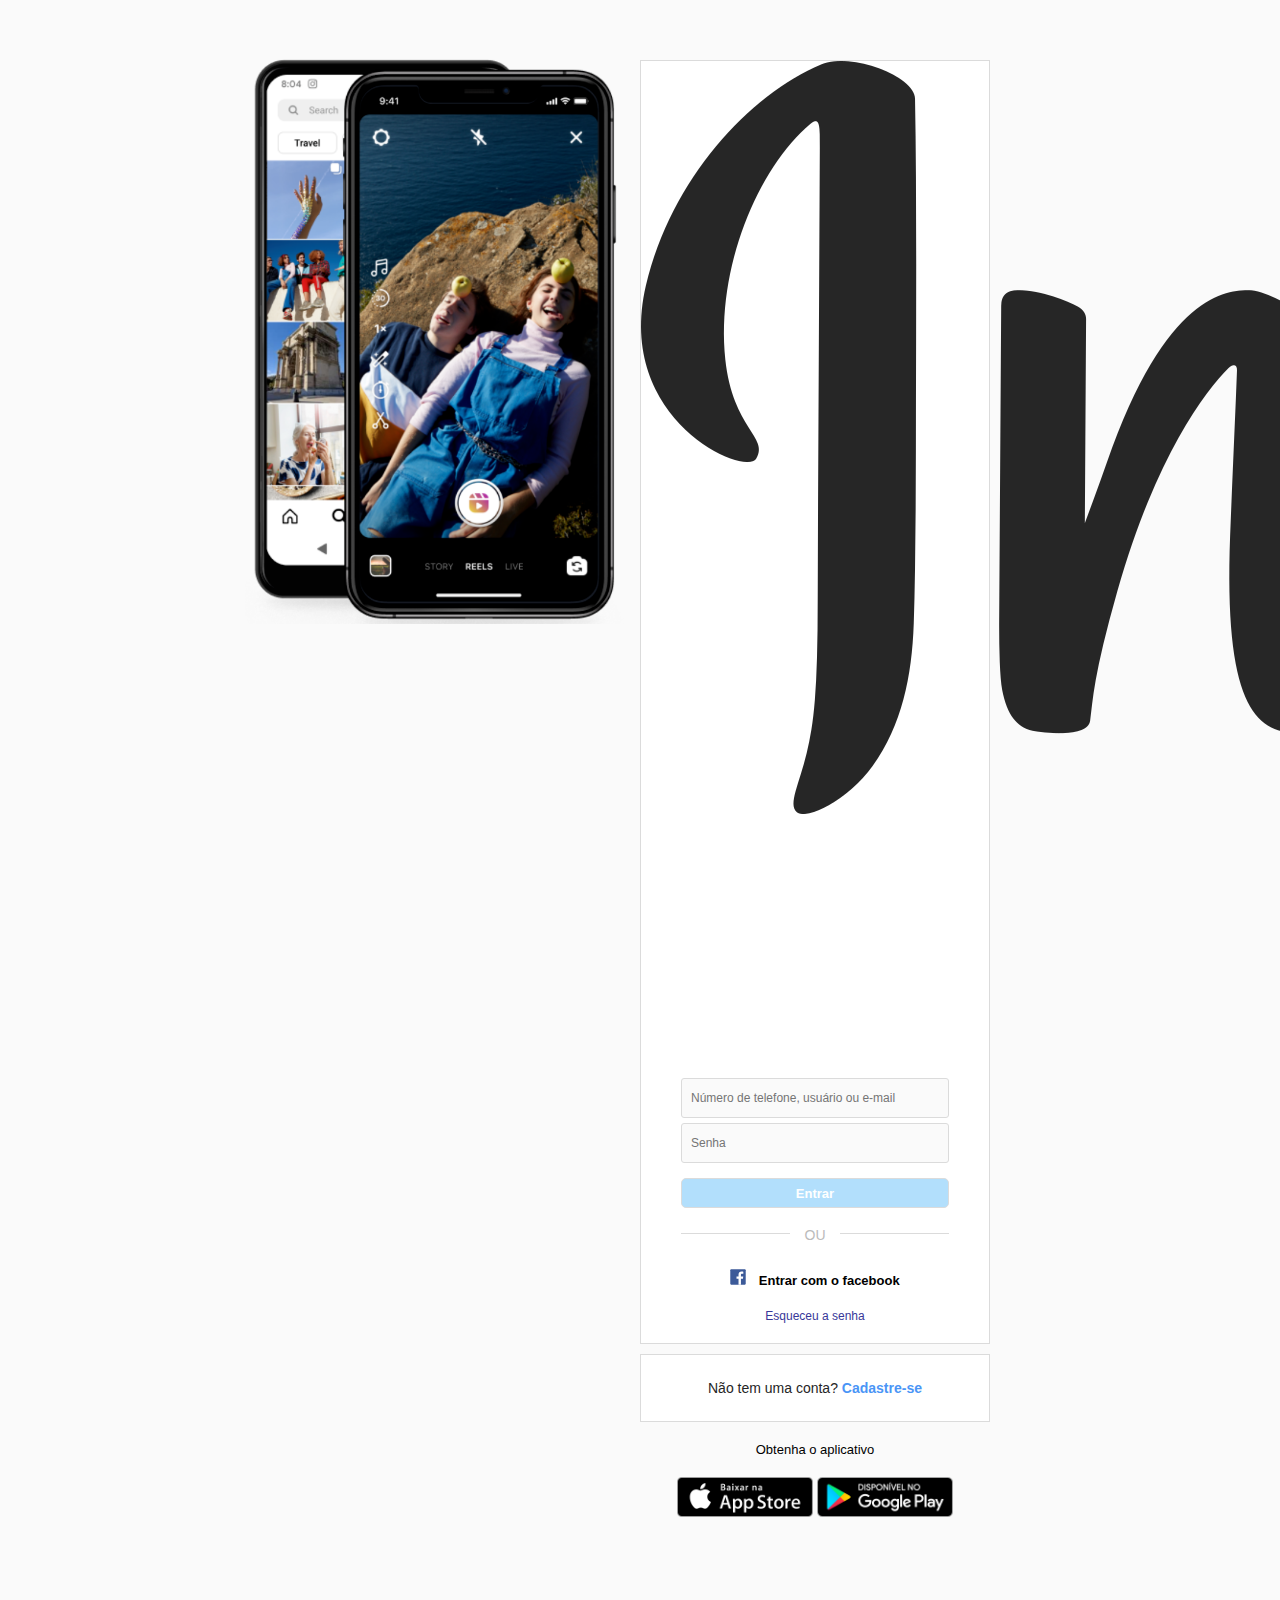
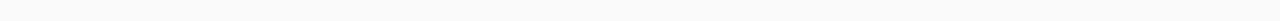
<file: 10_CLONE_HOME_INSTA/index.html>
<!DOCTYPE html>
<html lang="en">
<head>
    <meta charset="UTF-8">
    <meta name="viewport" content="width=device-width, initial-scale=1.0">
    <title>Instagram</title>
    <link rel="stylesheet" href="css/styles.css">
    <link rel="shortcut icon" href="img/favicon.png" type="image/x-icon">
</head>
<body>
    <main>
        <div id="main-container">
            <!-- Banner container -->
            <div id="banner-container">
                <img src="img/banner2.png" alt="Crie uma conta no instagram">
            </div>
            <!-- Login e registro -->
             <div id="form-container">
                <div id="form-box">
                    <img src="img/logo_instagram.png" alt="Logo do nome do instagram">
                    <form id="login-form">
                        <input type="text"
                        name="username"
                        placeholder="Número de telefone, usuário ou e-mail"
                        >
                        <input type="password" name="password" placeholder="Senha">
                        <input type="submit" value="Entrar">
                    </form>
                    <!-- Criando o -------OU-------- -->
                     <div class="separator">
                        <div class="line"></div>
                        <span>Ou</span>
                     </div>
                     <!-- Entrando com o facebook -->
                      <div id="other-links">
                        <div id="facebook-login">
                            <img src="img/logo_facebook.svg" alt="Logo do facebook">
                            <span>Entrar com o facebook</span>
                        </div>
                        <div id="forgot-pass">
                            <a href="#">Esqueceu a senha</a>
                        </div>
                      </div>
                </div>
                <div id="register-container">
                    <p>Não tem uma conta? <a href="#">Cadastre-se</a></p>
                </div>
                <div id="get-app-container">
                    <p>Obtenha o aplicativo</p>
                    <a href="#">
                        <img src="img/apple_btn.png" alt="Apple Store">
                    </a>
                    <a href="#">
                        <img src="img/gplay_btn.png" alt="Google Play">
                    </a>
                </div>
             </div>
        </div>
    </main>
    <footer>
        <nav>
            <ul id="footer-links">
                <li><a href="#"></a></li>
                <li><a href="#"></a></li>
                <li><a href="#"></a></li>
                <li><a href="#"></a></li>
                <li><a href="#"></a></li>
                <li><a href="#"></a></li>
                <li><a href="#"></a></li>
                <li><a href="#"></a></li>
                <li><a href="#"></a></li>
                <li><a href="#"></a></li>
                <li><a href="#"></a></li>
            </ul>
        </nav>
    </footer>
</body>
</html>
</file>
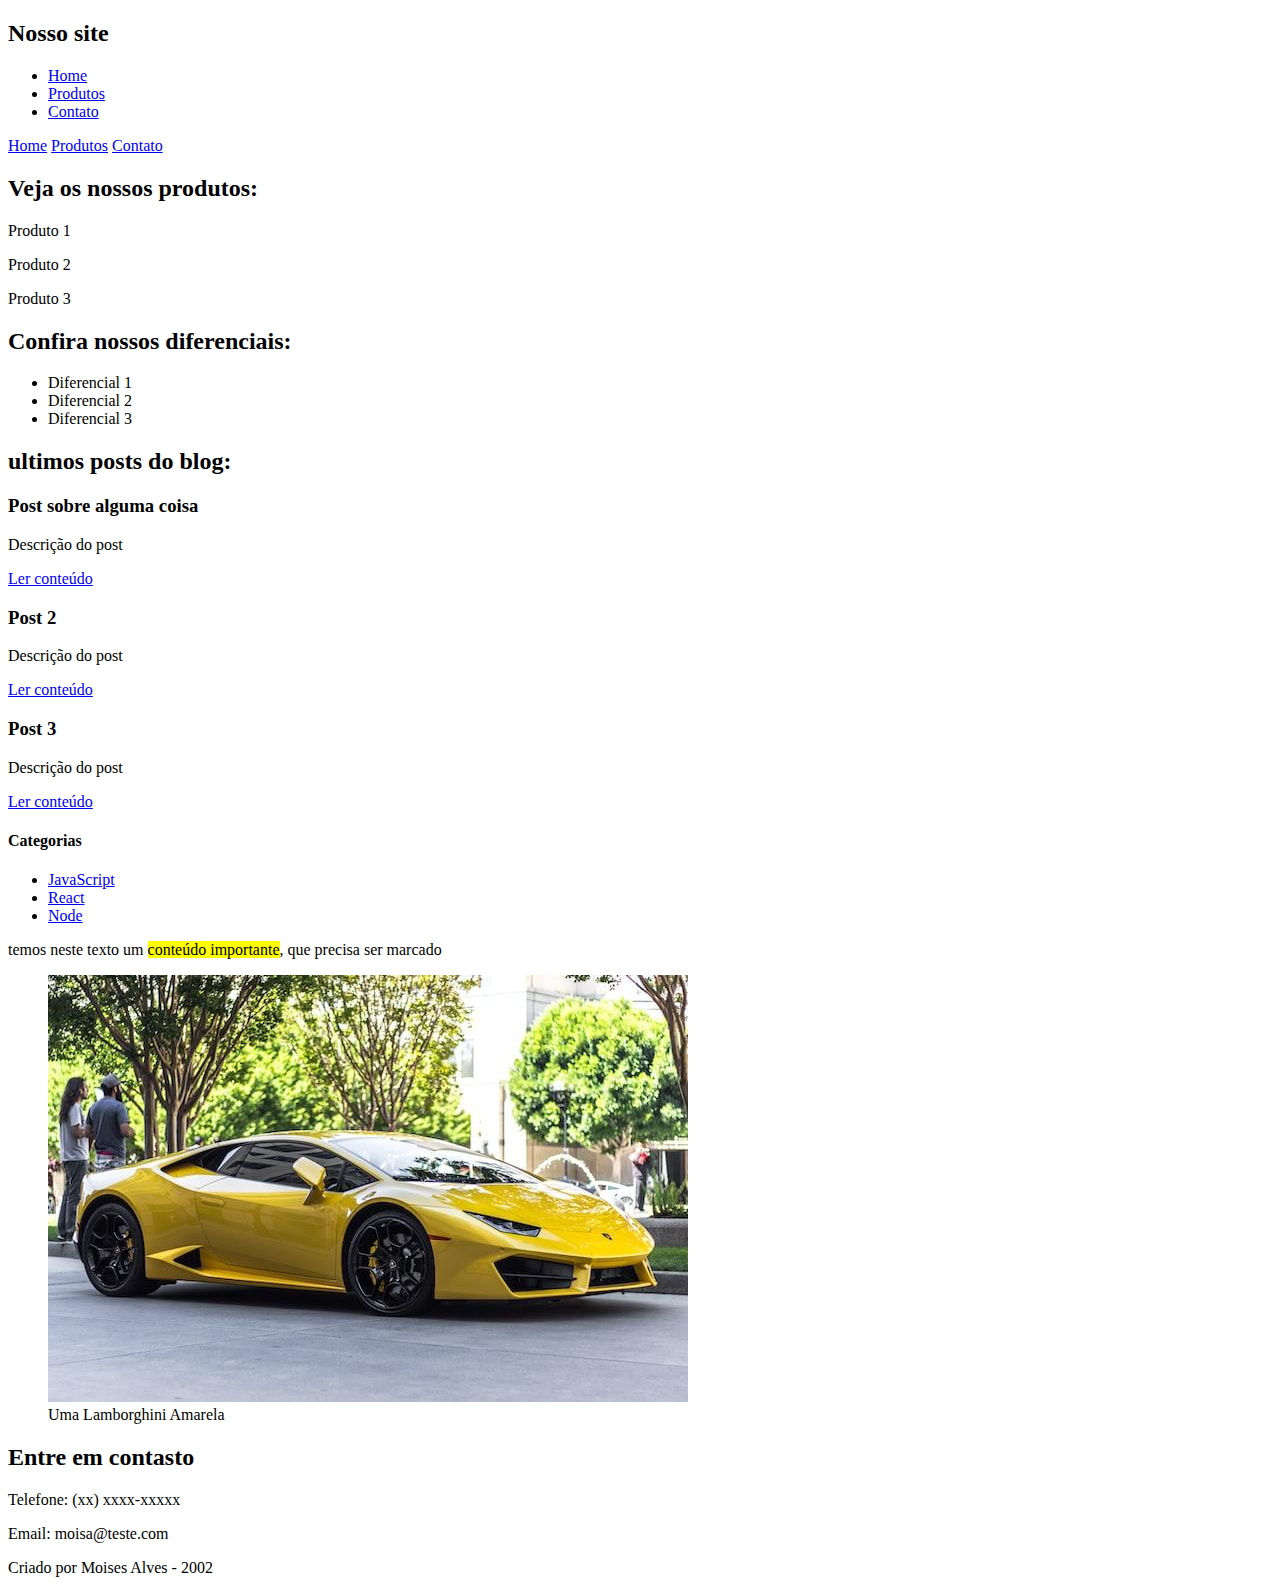
<file: 11_HTML_SEMANTICO/index.html>
<!DOCTYPE html>
<html lang="en">
<head>
    <meta charset="UTF-8">
    <meta name="viewport" content="width=device-width, initial-scale=1.0">
    <title>HTML Semnântico</title>
</head>
<body>
    <!-- 3 - header -->
     <header>
        <h2>Nosso site</h2>
        <ul>
            <li><a href="#">Home</a></li>
            <li><a href="#">Produtos</a></li>
            <li><a href="#">Contato</a></li>
        </ul>
        <!-- 5 - Nav -->
        <nav>
            <a href="#">Home</a>
            <a href="#">Produtos</a>
            <a href="#">Contato</a>
        </nav>
     </header>
    <main>
            <!--  1 - Section -->
        <section>
            <h2>Veja os nossos produtos:</h2>
            <p>Produto 1</p>
            <p>Produto 2</p>
            <p>Produto 3</p>
        </section>
        <section>
            <h2>Confira nossos diferenciais:</h2>
            <ul>
                <li>Diferencial 1</li>
                <li>Diferencial 2</li>
                <li>Diferencial 3</li>
            </ul>
        </section>
        <!-- 2 - article -->
        <section>
            <h2>ultimos posts do blog:</h2>
            <article>
                <h3>Post sobre alguma coisa</h3>
                <p>Descrição do post</p>
                <a href="#">Ler conteúdo</a>
            </article>
            <article>
                <h3>Post 2</h3>
                <p>Descrição do post</p>
                <a href="#">Ler conteúdo</a>
            </article>
            <article>
                <h3>Post 3</h3>
                <p>Descrição do post</p>
                <a href="#">Ler conteúdo</a>
            </article>
        </section>
    </main>
     <!-- 6 - aside -->
      <aside>
        <h4>Categorias</h4>
        <ul>
            <li><a href="#">JavaScript</a></li>
            <li><a href="#">React</a></li>
            <li><a href="#">Node</a></li>
        </ul>
      </aside>
      <!-- 9 - Mark -->
       <p>
        temos neste texto um <mark>conteúdo importante</mark>, que precisa ser marcado
       </p>
      <!-- 7 - figure - figcaption -->
       <figure>
        <img src="img/lambo.jpeg" alt="Lamborghini Amarela">
        <figcaption>Uma Lamborghini Amarela</figcaption>
       </figure>
     <!-- 4 - footer -->
      <footer>
        <div>
            <h2>Entre em contasto</h2>
            <p>Telefone: (xx) xxxx-xxxxx</p>
            <p>Email: moisa@teste.com</p>
        </div>
        <p>Criado por Moises Alves - 2002</p>
      </footer>
</body>
</html>
</file>
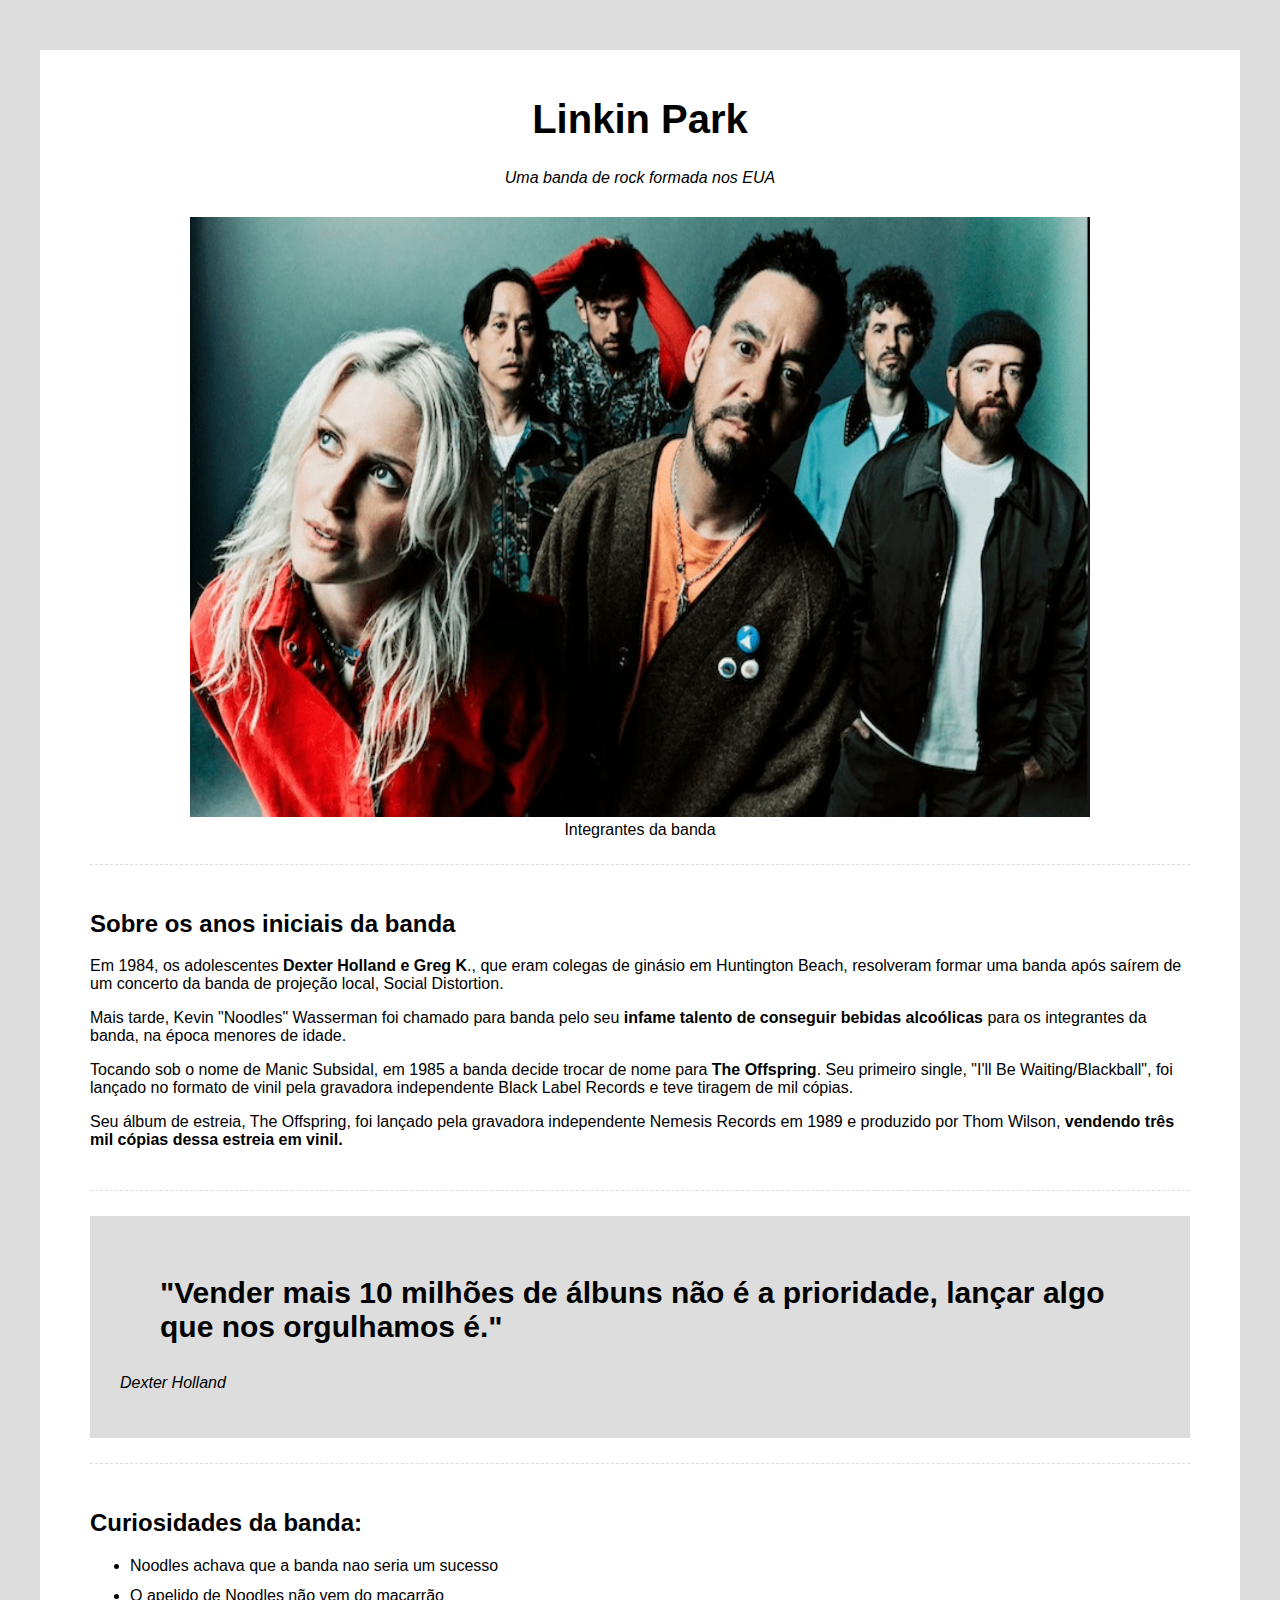
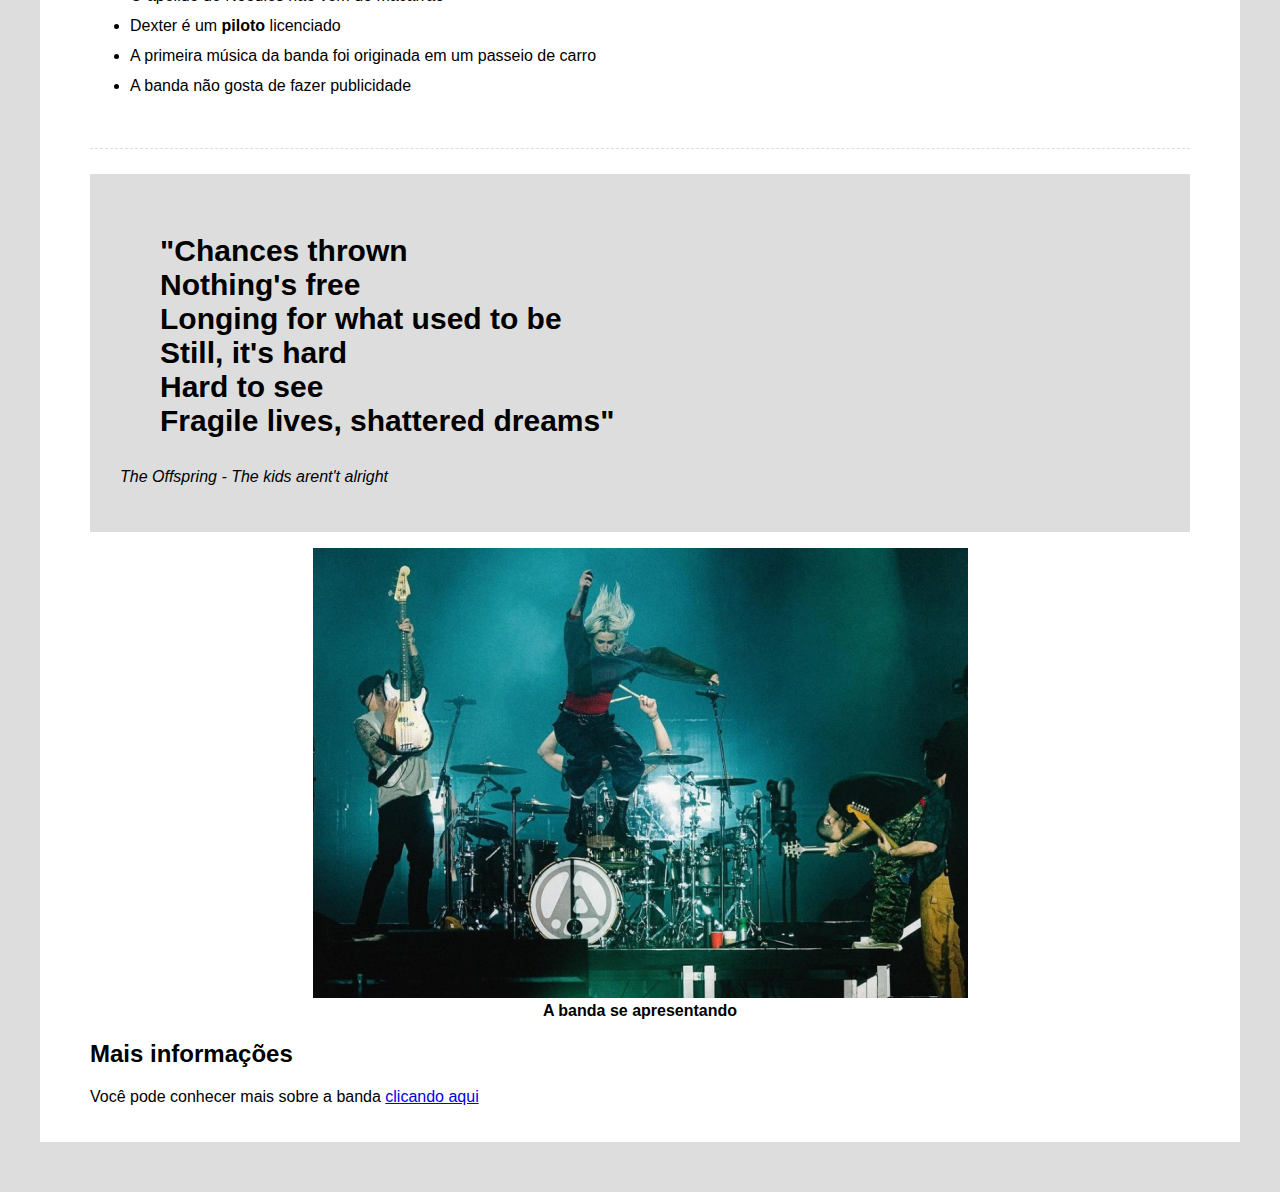
<file: 4_TRIBUTO/index.html>
<!DOCTYPE html>
<html lang="en">
<head>
    <meta charset="UTF-8">
    <meta name="viewport" content="width=device-width, initial-scale=1.0">
    <title>Página de tributo: Linkin park</title>
    <link rel="stylesheet" href="css/styles.css">
</head>
<body>
    <div class="container">
        <!-- Cabeçalho-->
         <div class="header">
            <h1 class="main-title">Linkin Park</h1>
            <p class="main-paragraph">Uma banda de rock formada nos EUA</p>
         </div>
         <!-- Imagem de destaque-->
          <div class="featured-image">
            <figure>
                <img src="img/linkin-park-2025.jpg" alt="A banda linkin park" width="900" height="600 ">
                <figcaption>Integrantes da banda</figcaption>
            </figure>
          </div>
        <!-- Biografia-->
         <div class="biography-container">
            <h2>Sobre os anos iniciais da banda</h2>
            <p>
                Em 1984, os adolescentes <span class="bold">Dexter Holland e Greg K</span>., que eram colegas de ginásio em Huntington Beach, resolveram formar uma banda após saírem de um
                concerto da banda de projeção local, Social Distortion.
            </p>
            <p>
                Mais tarde, Kevin "Noodles" Wasserman foi chamado para banda pelo seu <span class="bold">infame talento de conseguir bebidas alcoólicas</span>
                para os integrantes da banda, na época menores de idade.
            </p>
            <p>
                Tocando sob o nome de Manic Subsidal, em 1985 a banda decide trocar de nome para <span class="bold">The Offspring</span>. Seu primeiro single, "I'll Be Waiting/Blackball",
                foi lançado no formato de vinil pela gravadora independente Black Label Records e teve tiragem de mil cópias.
            </p>
            <p>
                Seu álbum de estreia, The Offspring, foi lançado pela gravadora independente Nemesis Records em 1989 e produzido por Thom Wilson, 
                <span class="bold">vendendo três mil cópias dessa estreia em vinil.</span>
            </p>
         </div>
        <!-- Container de citação -->
         <div class="quotes-container">
            <blockquote>"Vender mais 10 milhões de álbuns não é a prioridade, lançar algo que nos orgulhamos é."</blockquote>
            <p>Dexter Holland</p>
         </div>
         <!-- Curiosidades -->
          <div class="curiosities-container">
            <h2>Curiosidades da banda:</h2>
            <ul>
                <li>Noodles achava que a banda nao seria um sucesso</li>
                <li>O apelido de Noodles não vem do macarrão</li>
                <li>Dexter é um <span class="bold">piloto </span>licenciado</li>
                <li>A primeira música da banda foi originada em um passeio de carro</li>
                <li>A banda não gosta de fazer publicidade</li>

            </ul>
          </div>
          <!-- Segunda citação -->
           <div class="quotes-container">
            <blockquote>
                "Chances thrown <br>
                Nothing's free <br>
                Longing for what used to be <br>
                Still, it's hard <br>
                Hard to see <br>
                Fragile lives, shattered dreams"
            </blockquote>
            <p>
                The Offspring - The kids arent't alright
            </p>
           </div>
           <!-- Segunda imagem -->
            <div class="img-bold">
                <figure>
                    <img src="img/linkparktwo.jpg" alt="Banda no show se apresentando">
                    <figcaption>A banda se apresentando</figcaption>
                </figure>
            </div>
            <!-- Mais informações -->
             <div class="moreinfo-container">
                <h2>Mais informações</h2>
                <p>Você pode conhecer mais sobre a banda <a href="https://pt.wikipedia.org/wiki/Linkin_Park">clicando aqui</a></p>
             </div>
    </div>
</body>
</html>
</file>
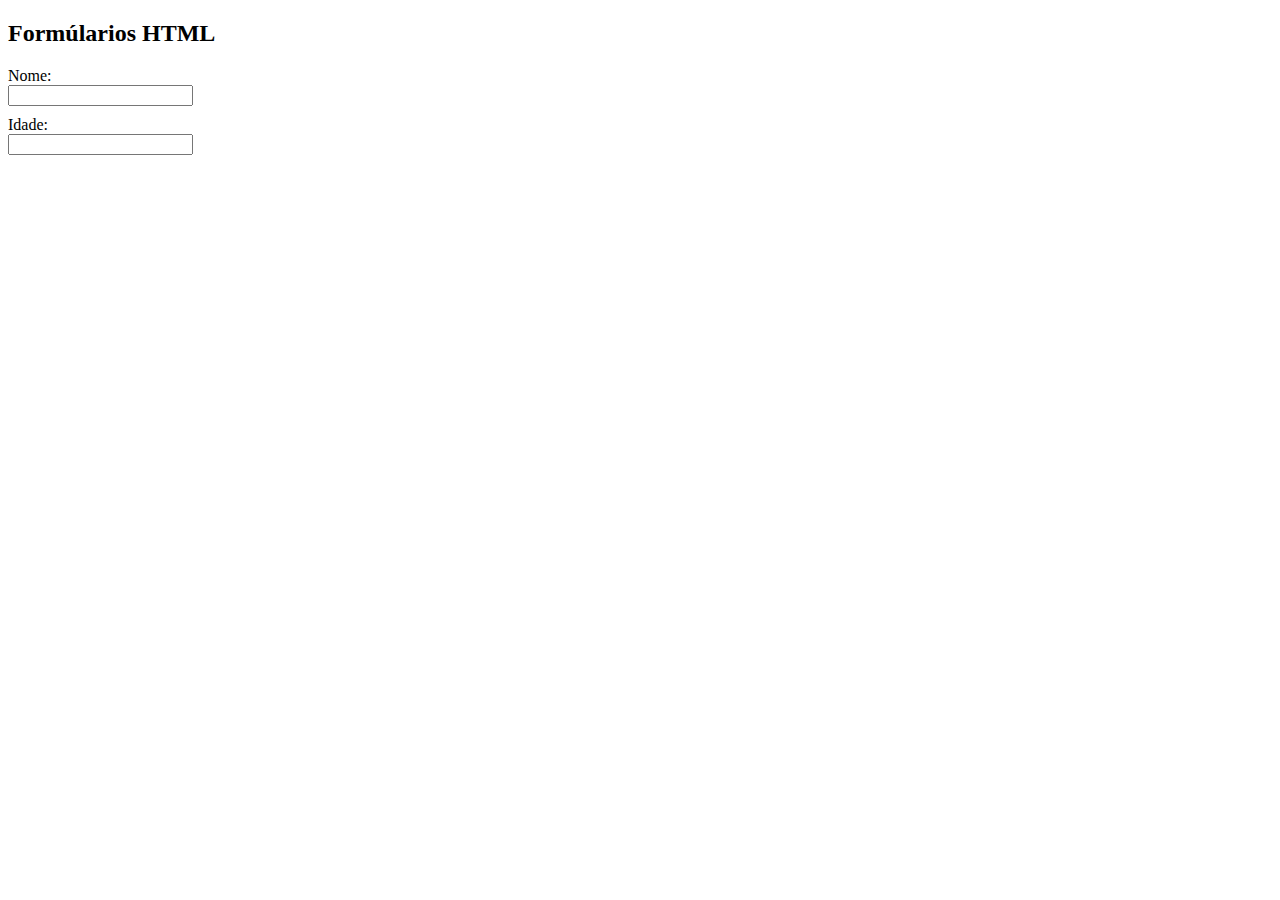
<file: 5_FORM/index.html>
<!DOCTYPE html>
<html lang="en">
<head>
    <meta charset="UTF-8">
    <meta name="viewport" content="width=device-width, initial-scale=1.0">
    <title>Formúlarios</title>
    <link rel="stylesheet" href="css/styles.css">
</head>
<body>
    <h2>Formúlarios HTML</h2>
    <!-- 1 - Primeiro formulario-->
    <!-- 2 - Atributos do formulario-->
    <form>
        <div>
            <label for="">Nome:</label>
            <input type="text">
        </div>
        <!-- 3 - Atributo name -->
         <div>
            <!-- 4 atributo label -->
            <label for="age">Idade:</label>
            <input type="text" name="age">
         </div>
    </form>
</body>
</html>
</file>
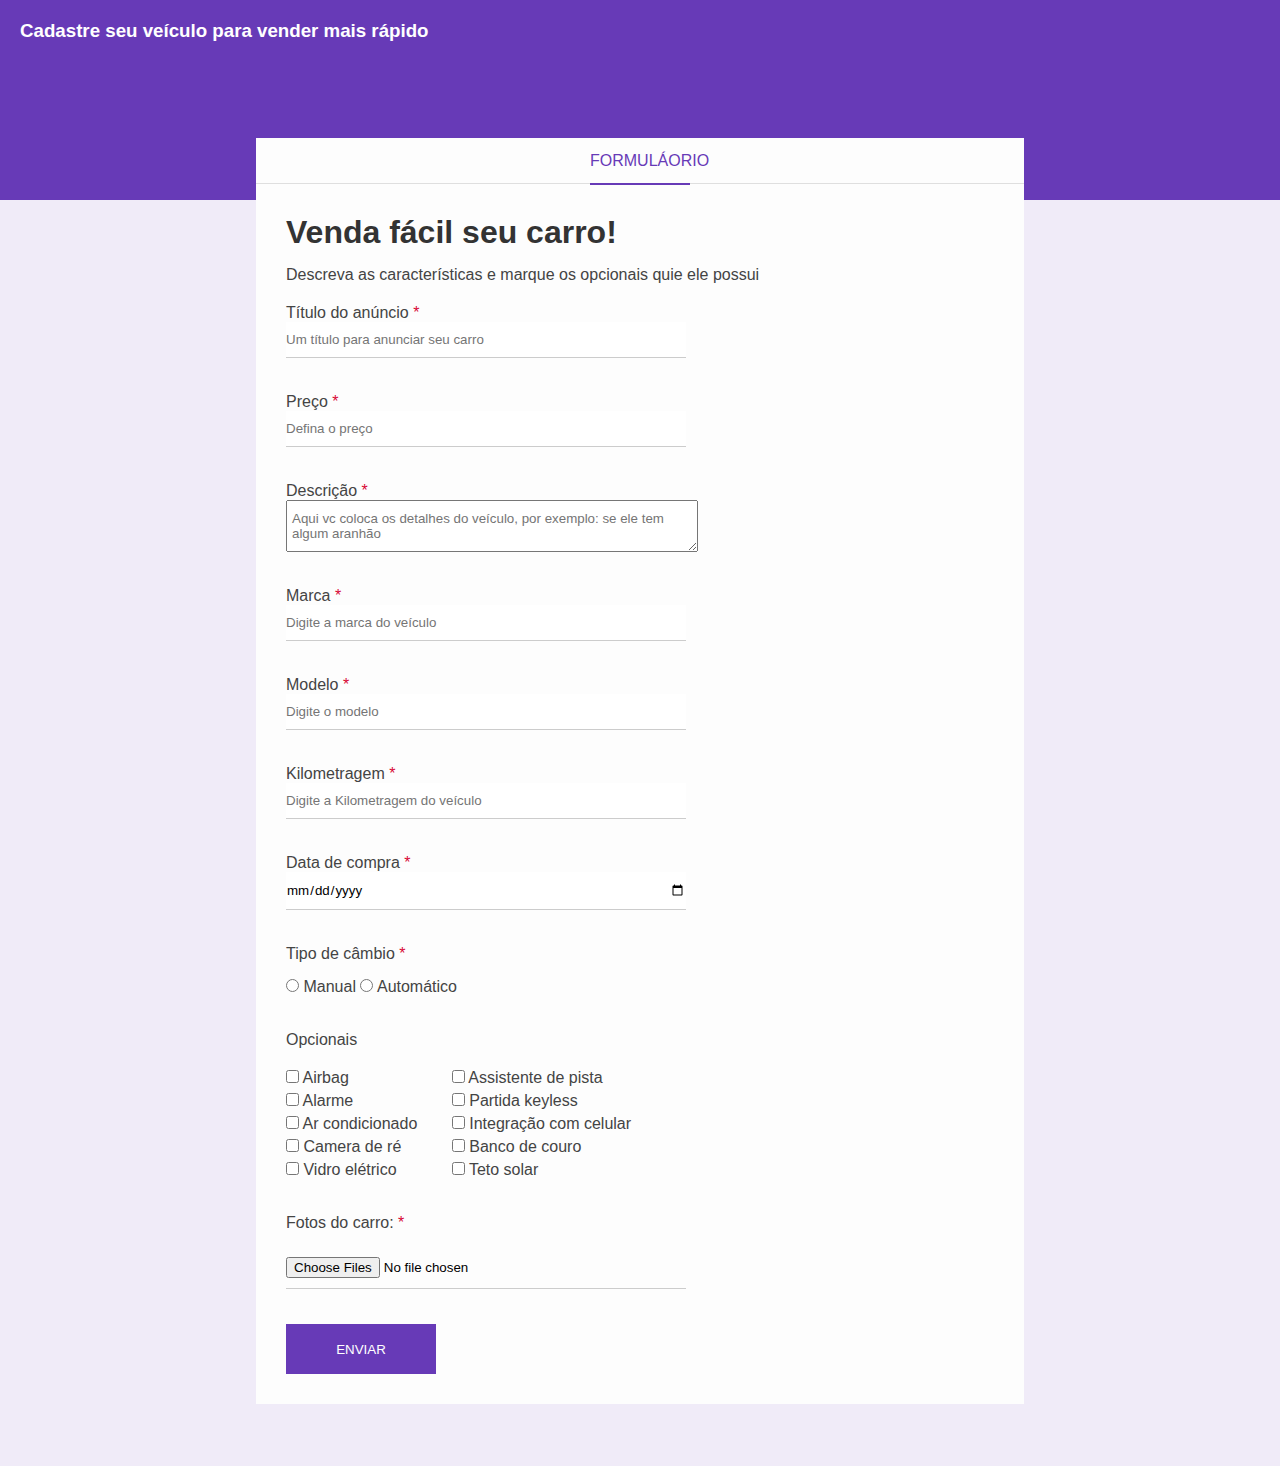
<file: 6_FORM_PROJECT/index.html>
<!DOCTYPE html>
<html lang="en">
<head>
    <meta charset="UTF-8">
    <meta name="viewport" content="width=device-width, initial-scale=1.0">
    <title>Venda seu carro</title>
    <link rel="stylesheet" href="css/styles.css">
</head>
<body>
    <div class="container">
        <div class="header">
            <h3>Cadastre seu veículo para vender mais rápido</h3>
        </div>
        <div class="form-container">
            <div class="form-header">
                <p>Formuláorio</p>
            </div>
        <div class="form-body">
            <h1 class="form-title">Venda fácil seu carro!</h1>
            <p>
                Descreva as características e marque os opcionais quie ele possui
            </p>
        <form>
            <div class="box-input">
            <label for="title">
                Título do anúncio <span class="required-field">*</span></label>
                <input type="text"
                name="title"
                id="title"
                class="block"
                placeholder="Um título para anunciar seu carro"
                minlength="1"
                maxlength="30"
                required
                >
            </div>
            <div class="box-input">
            <label for="price">
                Preço <span class="required-field">*</span></label>
                <input type="number"
                name="price"
                id="price"
                class="block"
                placeholder="Defina o preço"
                required
                >
            </div>
            <div class="box-input">
            <label for="description"
                > Descrição <span class="required-field">*</span></label>
                <textarea name="description" id="description" class="block" placeholder="Aqui vc coloca os detalhes do veículo, por exemplo: se ele tem algum aranhão"></textarea>
            </div>
            <div class="box-input">
            <label for="brand">
                Marca <span class="required-field">*</span></label>
                <input type="text"
                name="brand"
                id="brand"
                class="block"
                placeholder="Digite a marca do veículo"
                required
                >
            </div>
            <div class="box-input">
            <label for="Model">
                Modelo <span class="required-field">*</span></label>
                <input type="text"
                name="Model"
                id="Model"
                class="block"
                placeholder="Digite o modelo"
                required
                >
            </div>
            <div class="box-input">
            <label for="mileage">
                Kilometragem <span class="required-field">*</span></label>
                <input type="number"
                name="mileage"
                id="mileage"
                class="block"
                placeholder="Digite a Kilometragem do veículo"
                required
                >
            </div>
            <div class="box-input">
            <label for="purchase_date">
                Data de compra <span class="required-field">*</span></label>
                <input type="date"
                name="purchase_date"
                id="purchase_date"
                class="block"
                required
                >
            </div>
            <div class="box-input">
                <p>Tipo de câmbio <span class="required-field">*</span></p>
                <input type="radio" id="manual" name="gear">
                <label for="manual">Manual</label>
                <input type="radio" id="auto" name="gear">
                <label for="auto">Automático</label>
            </div>
            <div class="optional-box">
                <p>Opcionais</p>
                <ul class="optional-list">
                    <li>
                        <input type="checkbox"
                        id="airbag"
                        name="optional[]"
                        value="airbag"
                        >
                        <label for="airbag">Airbag</label>
                    </li>
                    <li>
                        <input type="checkbox"
                        id="alarm"
                        name="optional[]"
                        value="alarm"
                        >
                        <label for="alarm">Alarme</label>
                    </li>
                    <li>
                        <input type="checkbox"
                        id="ac"
                        name="optional[]"
                        value="ac"
                        >
                        <label for="ac">Ar condicionado</label>
                    </li>
                    <li>
                        <input type="checkbox"
                        id="reverse_camera"
                        name="optional[]"
                        value="reverse_camera"
                        >
                        <label for="reverse_camera">Camera de ré</label>
                    </li>
                    <li>
                        <input type="checkbox"
                        id="eletric-glass"
                        name="optional[]"
                        value="eletric-glass"
                        >
                        <label for="eletric-glass">Vidro elétrico</label>
                    </li>
                </ul>
            </div>
            <div class="optional-box">
                <ul class="optional-list">
                    <li>
                        <input type="checkbox"
                        id="lane_assist"
                        name="optional[]"
                        value="lane_assist"
                        >
                        <label for="lane_assist">Assistente de pista</label>
                    </li>
                    <li>
                        <input type="checkbox"
                        id="keyless"
                        name="optional[]"
                        value="keyless"
                        >
                        <label for="keyless">Partida keyless</label>
                    </li>
                    <li>
                        <input type="checkbox"
                        id="smartphone"
                        name="optional[]"
                        value="smartphone"
                        >
                        <label for="smartphone">Integração com celular</label>
                    </li>
                    <li>
                        <input type="checkbox"
                        id="laether_seat"
                        name="optional[]"
                        value="laether_seat"
                        >
                        <label for="laether_seat">Banco de couro</label>
                    </li>
                    <li>
                        <input type="checkbox"
                        id="teto_solar"
                        name="optional[]"
                        value="teto_solar"
                        >
                        <label for="teto_solar">Teto solar</label>
                    </li>
                </ul>
            </div>
            <div class="box-input">
                <p>Fotos do carro: <span class="required-field">*</span></p>
                <input type="file" multiple accept="image/png, image/jpg" id="image" name="image" required>
            </div>

            <input type="submit" value="Enviar" class="btn-submit">
        </form>
        </div>

        </div>
    </div>
</body>
</html>
</file>
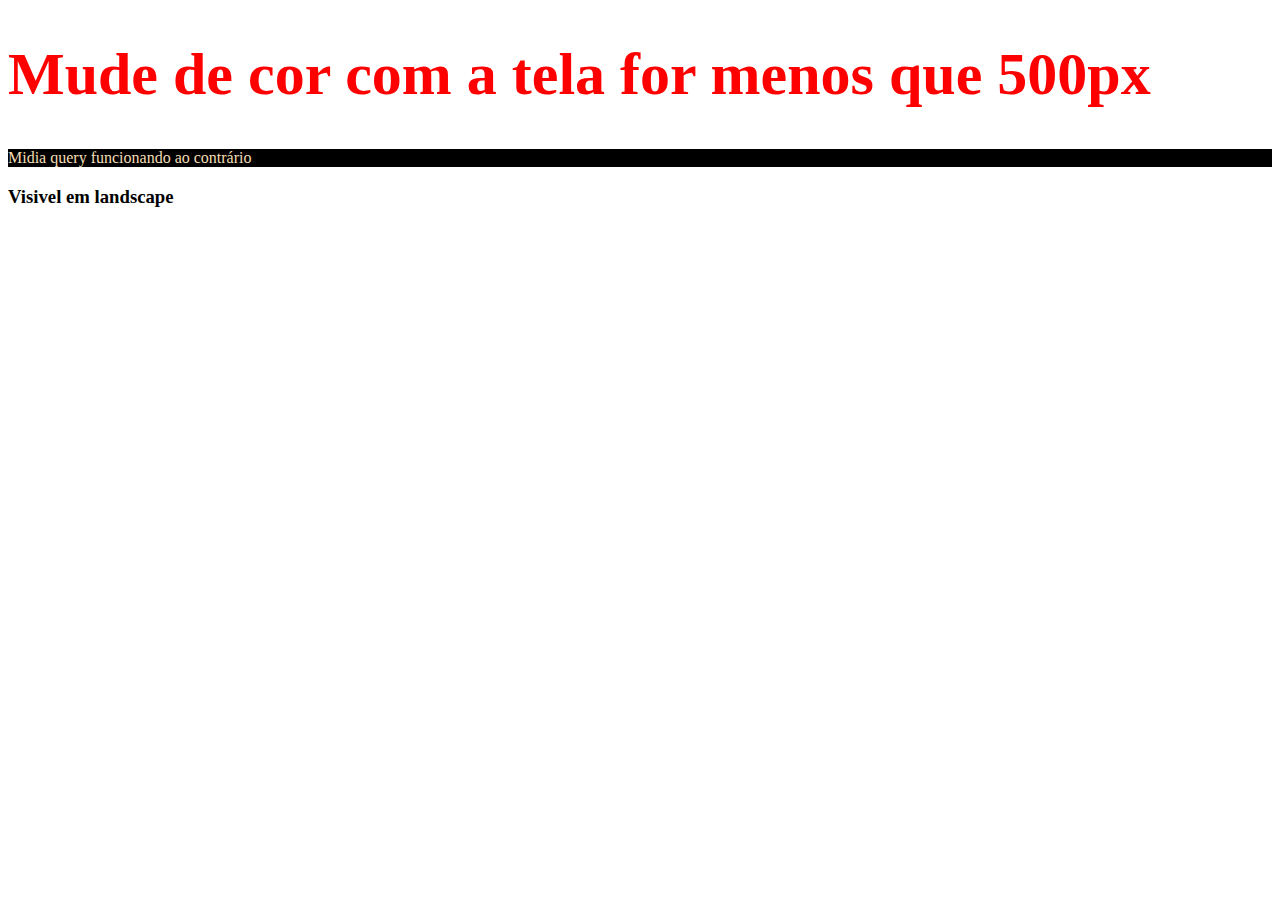
<file: 7_RESPONSIVIDADE/index.html>
<!DOCTYPE html>
<html lang="en">
<head>
    <meta charset="UTF-8">
    <!-- metra tag de responsividade -->
    <meta name="viewport" content="width=device-width, initial-scale=1.0">
    <title>Responsividade</title>
    <link rel="stylesheet" href="styles.css">
</head>
<body>
    <!-- 2 media query -->
     <h1>Mude de cor com a tela for menos que 500px</h1>

    <!-- 3 min width -->
     <p>Midia query funcionando ao contrário</p>

    <!-- 4 landscape -->
     <h3>Visivel em landscape</h3>
    
</body>
</html>
</file>
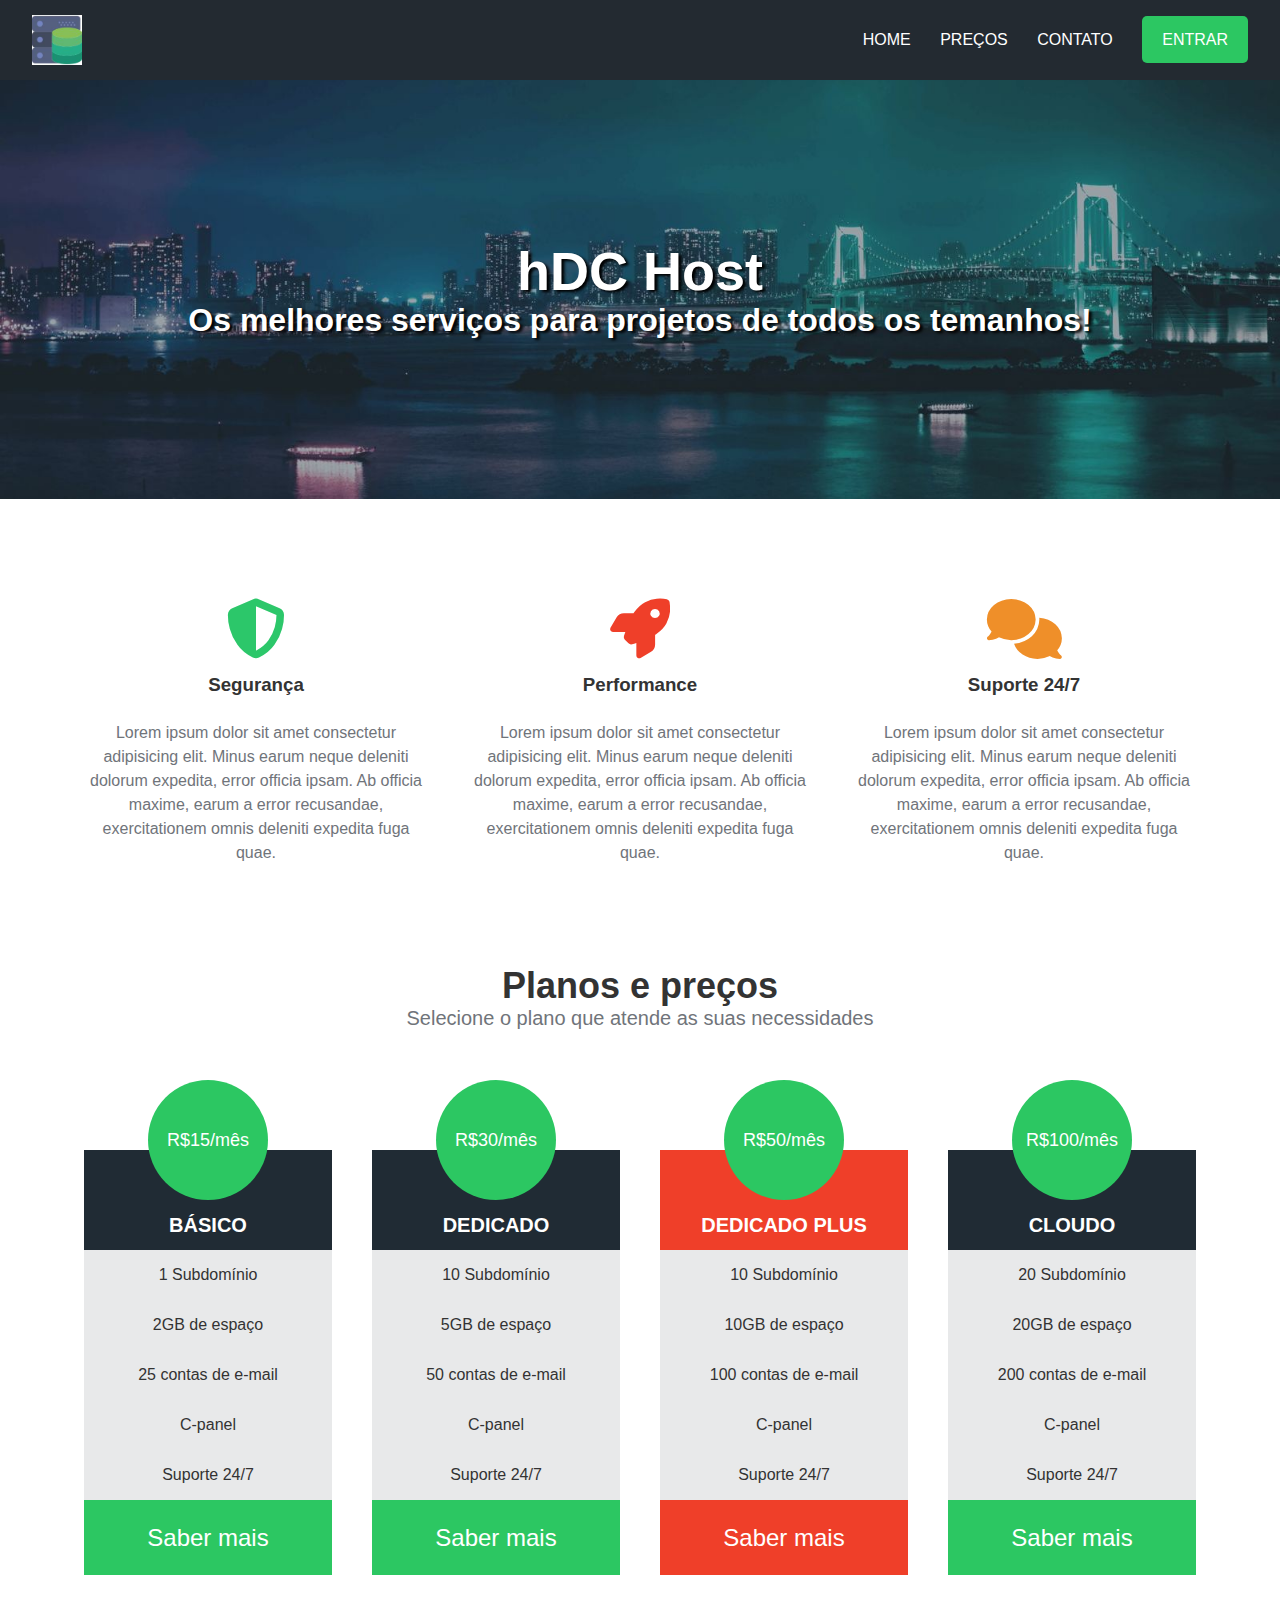
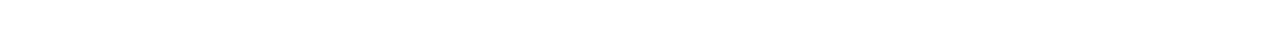
<file: 8_HDC_HOST/index.html>
<!DOCTYPE html>
<html lang="en">
<head>
    <meta charset="UTF-8">
    <meta name="viewport" content="width=device-width, initial-scale=1.0">
    <title>Document</title>
    <!-- Ícones -->
    <link rel="stylesheet"
        href="https://cdnjs.cloudflare.com/ajax/libs/font-awesome/6.7.2/css/all.min.css"
        integrity="sha512-Evv84Mr4kqVGRNSgIGL/F/aIDqQb7xQ2vcrdIwxfjThSH8CSR7PBEakCr51Ck+w+/U6swU2Im1vVX0SVk9ABhg==" 
        crossorigin="anonymous" 
        referrerpolicy="no-referrer" />
    <!-- Estilos -->
     <link rel="stylesheet" href="css/styles.css">
</head>
<body>
    <div class="container">
        <div class="navbar-container">
            <nav>
                <a href="#">
                    <img src="img/hdclogo.jpeg" alt="Logo hDC HOST" class="logo">
                </a>
                <ul class="navbar-items">
                    <li>
                        <a href="#">Home</a>
                    </li>
                    <li>
                        <a href="#">Preços</a>
                    </li>
                    <li>
                        <a href="#">Contato</a>
                    </li>
                    <li>
                        <a href="#" class="default-btn">Entrar</a>
                    </li>
                </ul>
            </nav>

        </div>
        <main>
            <div class="main-banner">
                <h1>hDC  Host</h1>
                <p>Os melhores serviços para projetos de todos os temanhos!</p>
            </div>
            <section class="services-container">
                <ul>
                    <li>
                        <i class="fas fa-shield-alt"></i>
                        <h3>Segurança</h3>
                        <p>Lorem ipsum dolor sit amet consectetur adipisicing elit. Minus earum neque deleniti dolorum
                            expedita, error officia ipsam. Ab officia maxime, earum a error recusandae, exercitationem 
                            omnis deleniti expedita fuga quae.
                        </p>
                    </li>
                    <li>
                        <i class="fas fa-rocket"></i>
                        <h3>Performance</h3>
                        <p>Lorem ipsum dolor sit amet consectetur adipisicing elit. Minus earum neque deleniti dolorum
                            expedita, error officia ipsam. Ab officia maxime, earum a error recusandae, exercitationem 
                            omnis deleniti expedita fuga quae.
                        </p>
                    </li>
                    <li>
                        <i class="fas fa-comments"></i>
                        <h3>Suporte 24/7</h3>
                        <p>Lorem ipsum dolor sit amet consectetur adipisicing elit. Minus earum neque deleniti dolorum
                            expedita, error officia ipsam. Ab officia maxime, earum a error recusandae, exercitationem 
                            omnis deleniti expedita fuga quae.
                        </p>
                    </li>
                </ul>
            </section>
            <section class="pricing-container">
                <h2>Planos e preços</h2>
                <p>Selecione o plano que atende as suas necessidades</p>
                <div class="plans-container">
                    <div class="plan">
                        <ul>
                            <li class="price">R$15/mês</li>
                            <li class="plan-name">Básico</li>
                            <li>1 Subdomínio</li>
                            <li>2GB de espaço</li>
                            <li>25 contas de e-mail</li>
                            <li>C-panel</li>
                            <li>Suporte 24/7</li>
                            <li class="plan-btn">Saber mais</li>
                        </ul>    
                    </div>
                    <div class="plan">
                        <ul>
                            <li class="price">R$30/mês</li>
                            <li class="plan-name">Dedicado</li>
                            <li>10 Subdomínio</li>
                            <li>5GB de espaço</li>
                            <li>50 contas de e-mail</li>
                            <li>C-panel</li>
                            <li>Suporte 24/7</li>
                            <li class="plan-btn">Saber mais</li>
                        </ul>
                    </div>
                    <div class="plan">
                        <ul>
                            <li class="price">R$50/mês</li>
                            <li class="plan-name recommended">Dedicado Plus</li>
                            <li>10 Subdomínio</li>
                            <li>10GB de espaço</li>
                            <li>100 contas de e-mail</li>
                            <li>C-panel</li>
                            <li>Suporte 24/7</li>
                            <li class="plan-btn recommended">Saber mais</li>
                        </ul>
                    </div>
                    <div class="plan">
                        <ul>
                            <li class="price">R$100/mês</li>
                            <li class="plan-name">Cloudo</li>
                            <li>20 Subdomínio</li>
                            <li>20GB de espaço</li>
                            <li>200 contas de e-mail</li>
                            <li>C-panel</li>
                            <li>Suporte 24/7</li>
                            <li class="plan-btn">Saber mais</li>
                        </ul>
                    </div>
                </div>
            </section>
        </main>
    </div>
</body>
</html>
</file>
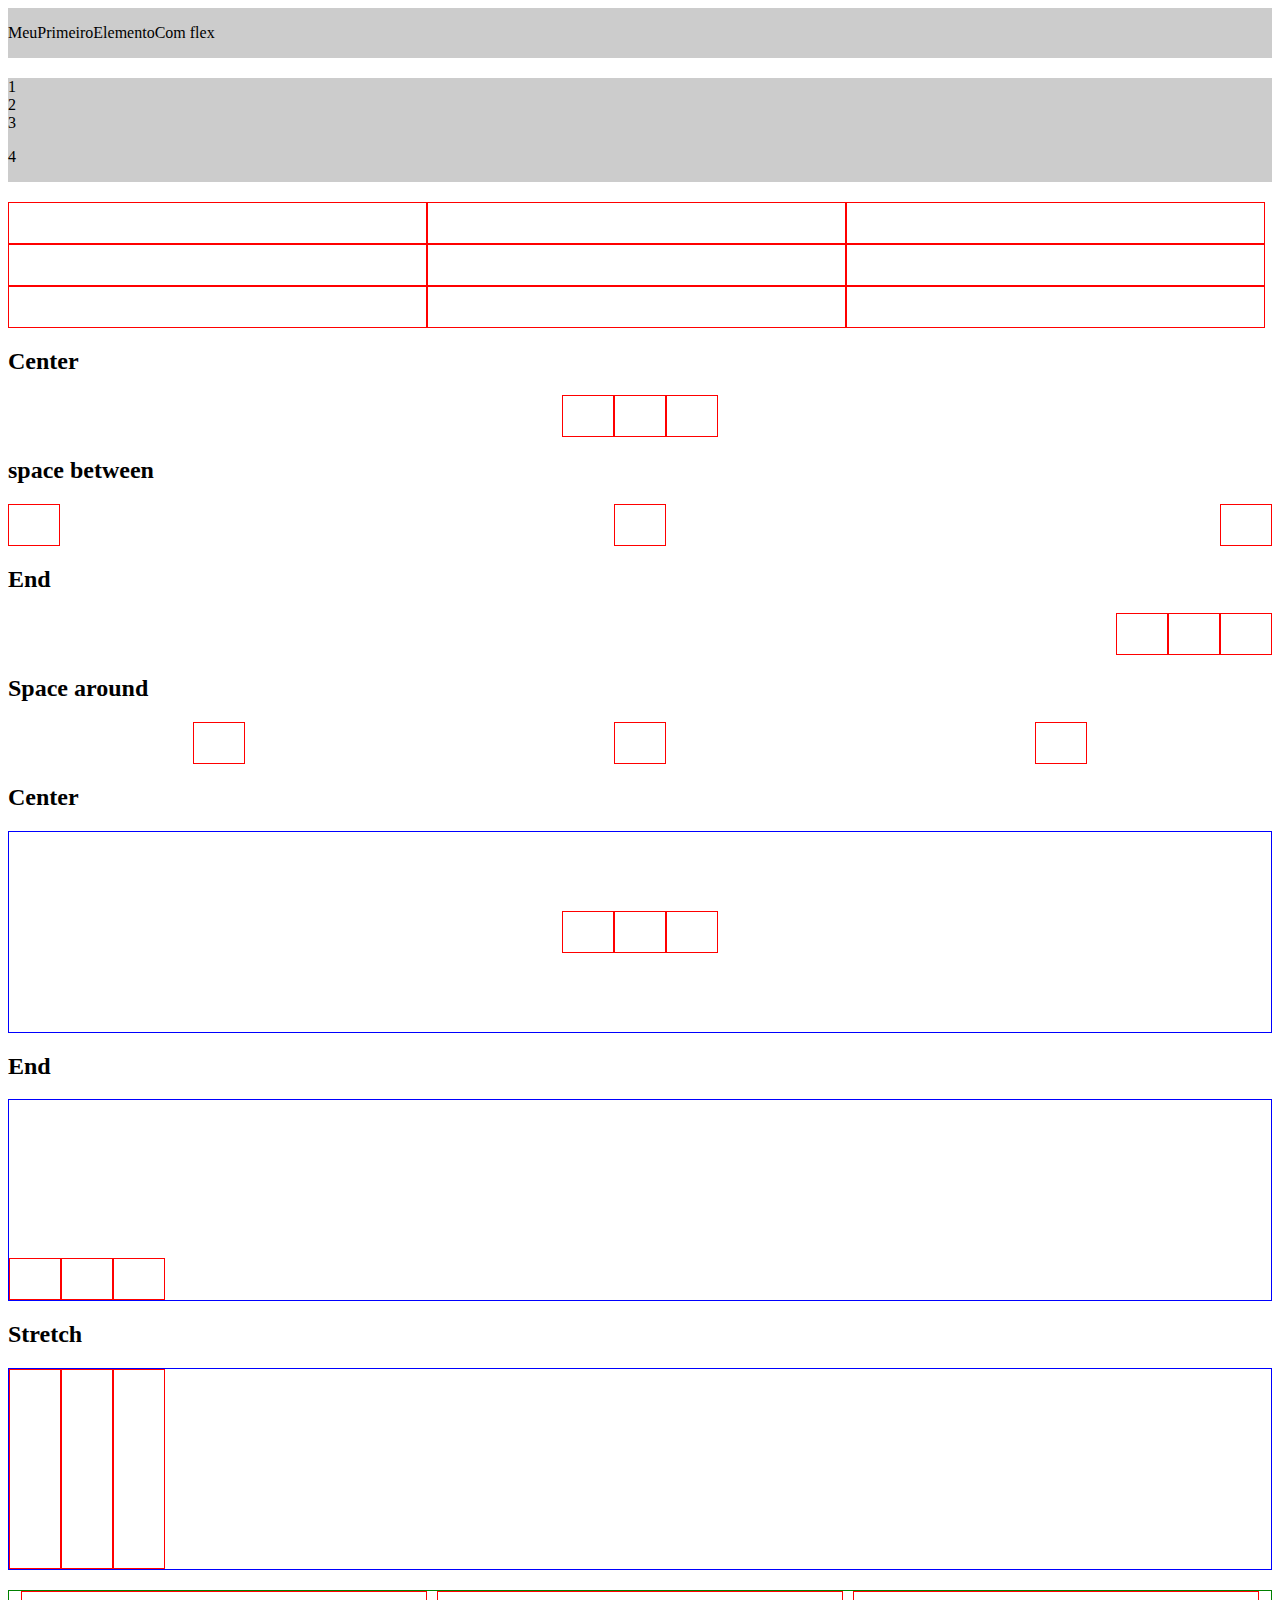
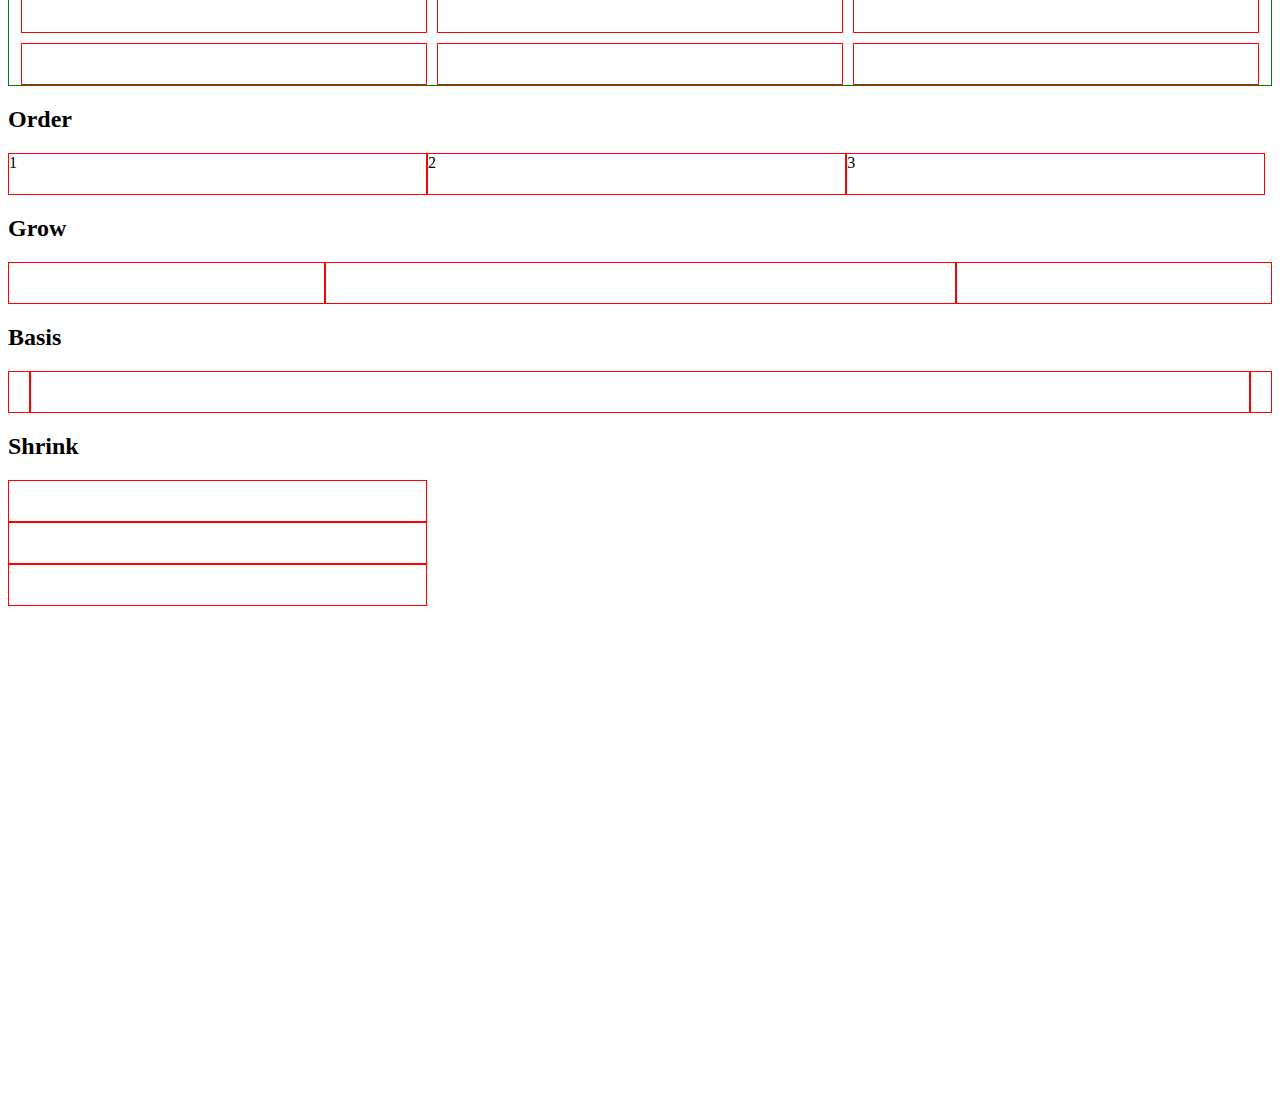
<file: 9_FLEXBOX/index.html>
<!DOCTYPE html>
<html lang="en">
<head>
    <meta charset="UTF-8">
    <meta name="viewport" content="width=device-width, initial-scale=1.0">
    <title>Flexbox</title>
    <link rel="stylesheet" href="css/styles.css">
</head>
<body>
    <!-- 1  Flex -->
    <div class="flex">
        <p>Meu</p>
        <p>Primeiro</p>
        <p>Elemento</p>
        <p>Com flex</p>
    </div>
    <!-- 2 Column -->
    <div class="flex-column">
        <span>1</span>
        <span>2</span>
        <span>3</span>
        <p>4</p>
    </div>
     <!-- 3 wrap -->
    <div class="wrap">
        <div class="box"></div>
        <div class="box"></div>
        <div class="box"></div>
        <div class="box"></div>
        <div class="box"></div>
        <div class="box"></div>
        <div class="box"></div>
        <div class="box"></div>
        <div class="box"></div>
    </div>
      <!-- 4 justify content -->
    <h2>Center</h2>
    <div class="center">
        <div class="box"></div>
        <div class="box"></div>
        <div class="box"></div>
    </div>
    <h2>space between</h2>
    <div class="space-between">
        <div class="box"></div>
        <div class="box"></div>
        <div class="box"></div>
    </div>
    <h2>End</h2>
    <div class="end">
        <div class="box"></div>
        <div class="box"></div>
        <div class="box"></div>
    </div>
    <h2>Space around</h2>
    <div class="space-around">
        <div class="box"></div>
        <div class="box"></div>
        <div class="box"></div>
    </div>

    <!-- 5 align items alinhamento na vertical -->
     <h2>Center </h2>
    <div class="align-center">
        <div class="box"></div>
        <div class="box"></div>
        <div class="box"></div>
    </div>
    <h2>End</h2>
    <div class="flex-end">
        <div class="box"></div>
        <div class="box"></div>
        <div class="box"></div>
    </div>
    <h2>Stretch</h2>
    <div class="stretch">
        <div class="box"></div>
        <div class="box"></div>
        <div class="box"></div>
    </div>

    <!-- 6 gap -->
    <div class="gap">
        <div class="box"></div>
        <div class="box"></div>
        <div class="box"></div>
        <div class="box"></div>
        <div class="box"></div>
        <div class="box"></div>
    </div>

    <!-- 7 - order -->
    <h2>Order</h2>
    <div class="order">
        <div class="box" id="three">3</div>
        <div class="box" id="one">1</div>
        <div class="box" id="two">2</div>
    </div>

    <!-- 8 - grow -->
     <h2>Grow</h2>
    <div class="grow">
        <div class="box"></div>
        <div class="box big"></div>
        <div class="box"></div>
    </div>

    <!-- 9 - Basis -->
    <h2>Basis</h2>
    <div class="basis">
        <div class="box"></div>
        <div class="box big"></div>
        <div class="box"></div>
    </div>
    <!-- 10 - Shrink -->
    <h2>Shrink</h2>
    <div class="shrink">
        <div class="box"></div>
        <div class="box small"></div>
        <div class="box"></div>
    </div>
</body>
</html>
</file>
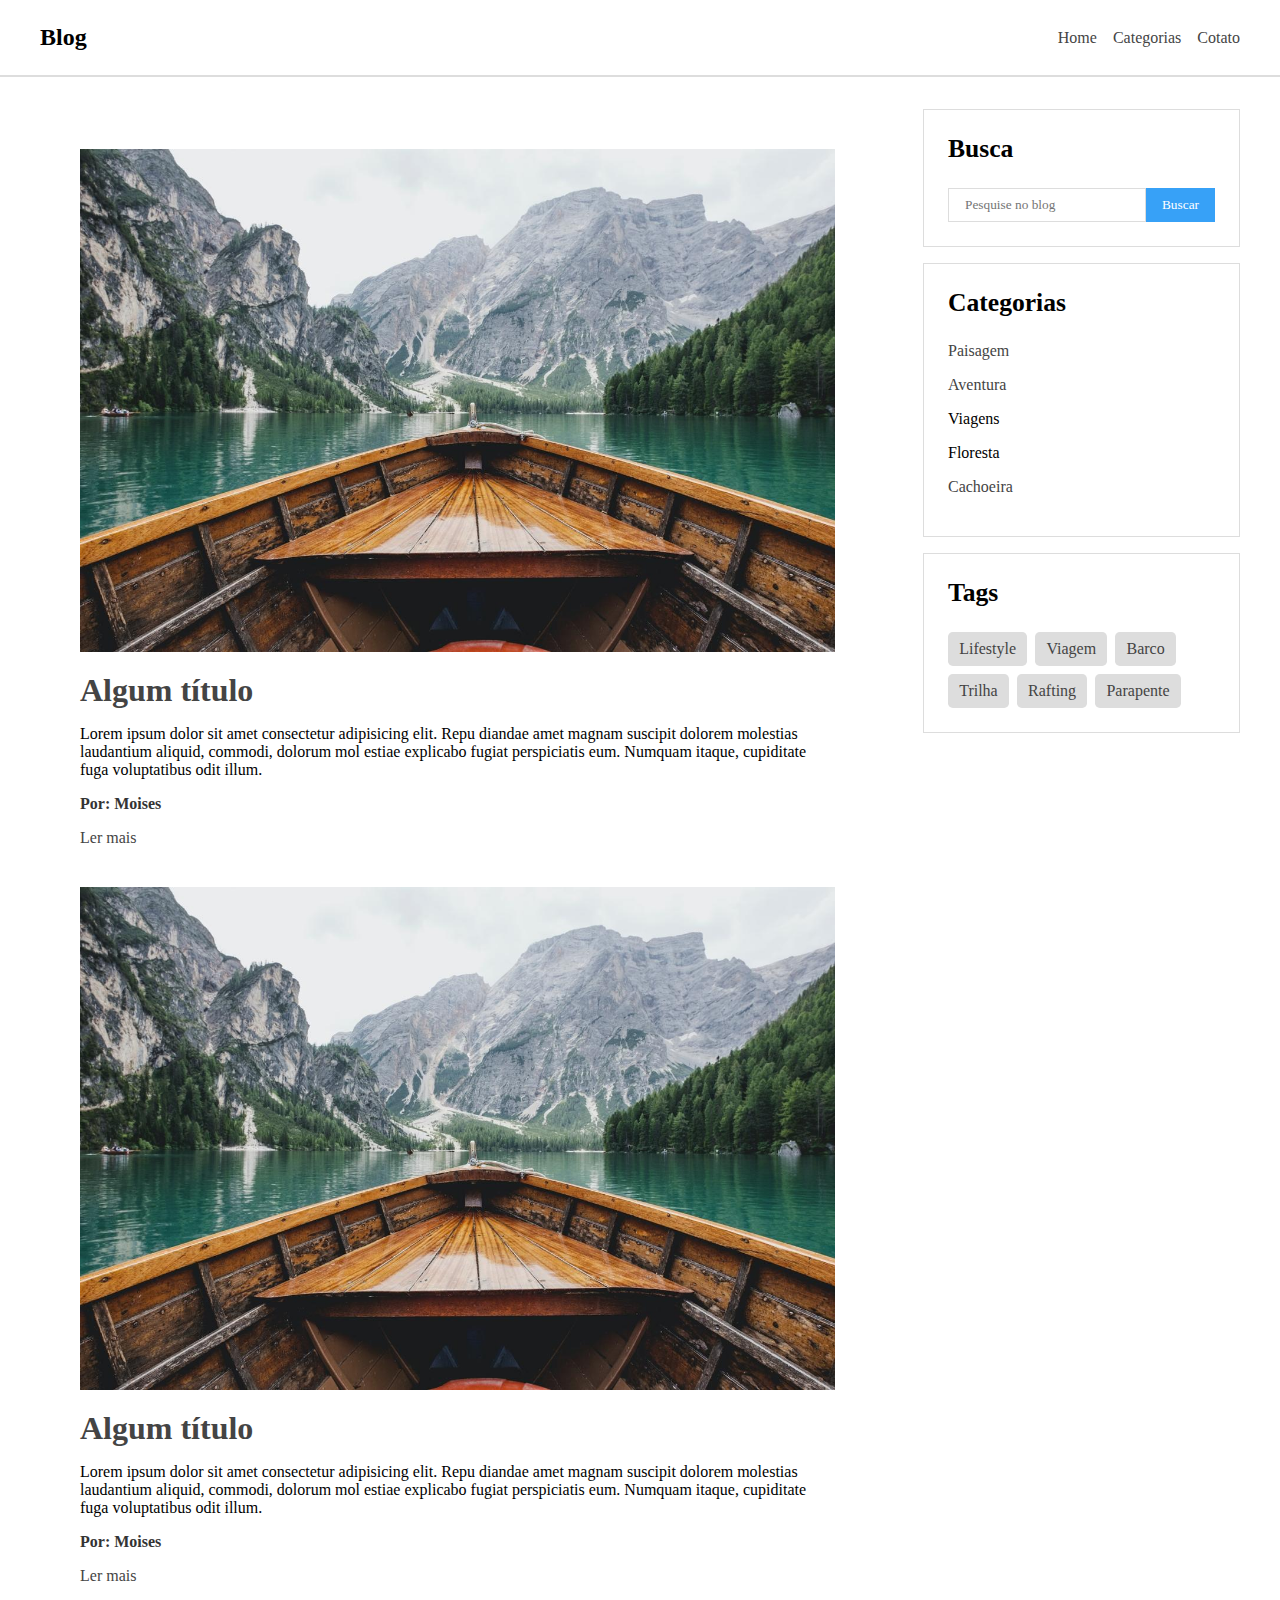
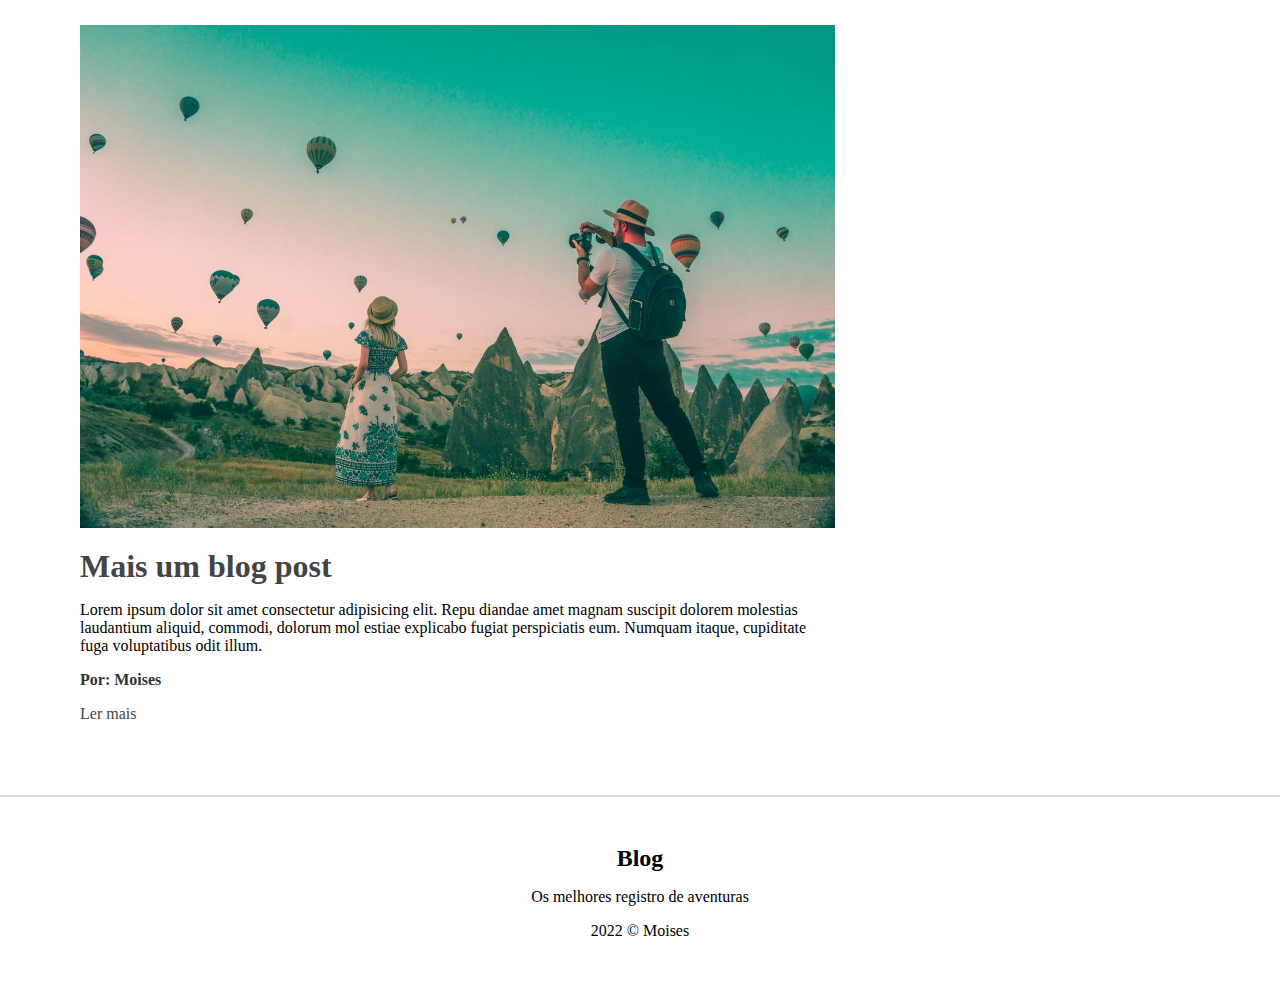
<file: 12_BLOG_HTML_SEMANTICO/inde.html>
<!DOCTYPE html>
<html lang="en">
<head>
    <meta charset="UTF-8">
    <meta name="viewport" content="width=device-width, initial-scale=1.0">
    <title>Blog semantico</title>
    <link rel="stylesheet" href="css/styles.css">
</head>
<body>
    <header>
        <nav id="navbar">
            <div id="navbar-inner">
                <h2>Blog</h2>
                <ul id="nav-links">
                    <li><a href="#">Home</a></li>
                    <li><a href="#">Categorias</a></li>
                    <li><a href="#">Cotato</a></li>
                </ul>
            </div>
        </nav>
    </header>
    <div class="container">
        <main id="posts-container">
            <article class="post">
                <img src="img/f1.jpeg" alt="Passeio de barco">
                <h3 class="title"><a href="#">Algum título</a></h3>
                <p class="description">Lorem ipsum dolor sit amet consectetur adipisicing elit. Repu
                    diandae amet magnam suscipit dolorem molestias laudantium aliquid, commodi, dolorum mol
                    estiae explicabo fugiat perspiciatis eum. Numquam itaque, cupiditate fuga voluptatibus 
                    odit illum.</p>
                    <p class="author">Por: Moises</p>
                    <a href="#">Ler mais</a>
            </article>
            <article class="post">
                <img src="img/f1.jpeg" alt="Passeio de barco">
                <h3 class="title"><a href="#">Algum título</a></h3>
                <p class="description">Lorem ipsum dolor sit amet consectetur adipisicing elit. Repu
                    diandae amet magnam suscipit dolorem molestias laudantium aliquid, commodi, dolorum mol
                    estiae explicabo fugiat perspiciatis eum. Numquam itaque, cupiditate fuga voluptatibus 
                    odit illum.</p>
                    <p class="author">Por: Moises</p>
                    <a href="#">Ler mais</a>
            </article>
            <article class="post">
                <img src="img/f3.jpeg" alt="Balõe">
                <h3 class="title"><a href="#">Mais um blog post</a></h3>
                <p class="description">Lorem ipsum dolor sit amet consectetur adipisicing elit. Repu
                    diandae amet magnam suscipit dolorem molestias laudantium aliquid, commodi, dolorum mol
                    estiae explicabo fugiat perspiciatis eum. Numquam itaque, cupiditate fuga voluptatibus 
                    odit illum.</p>
                    <p class="author">Por: Moises</p>
                    <a href="#">Ler mais</a>
            </article>
        </main>
        <aside id="sidebar">
            <section id="search-bar">
                <h4>Busca</h4>
                <form>
                    <input type="text" placeholder="Pesquise no blog">
                    <input type="submit" value="Buscar">
                </form>
            </section>
            <section id="categories">
                <h4>Categorias</h4>
                <nav>
                    <ul>
                        <li><a href="#">Paisagem</a></li>
                        <li><a href="#">Aventura</a></li>
                        <li><a href="#"></a>Viagens</li>
                        <li><a href="#"></a>Floresta</li>
                        <li><a href="#">Cachoeira</a></li>
                    </ul>
                </nav>
            </section>
            <section id="tags">
                <h4>Tags</h4>
                <div id="tags-container">
                    <a href="#">Lifestyle</a>
                    <a href="#">Viagem</a>
                    <a href="#">Barco</a>
                    <a href="#">Trilha</a>
                    <a href="#">Rafting</a>
                    <a href="#">Parapente</a>
                </div>
            </section>
        </aside>
    </div>
    <footer id="footer">
        <h2>Blog</h2>
        <p>Os melhores registro de aventuras</p>
        <p>2022 &copy; Moises</p>
    </footer>
</body>
</html>
</file>
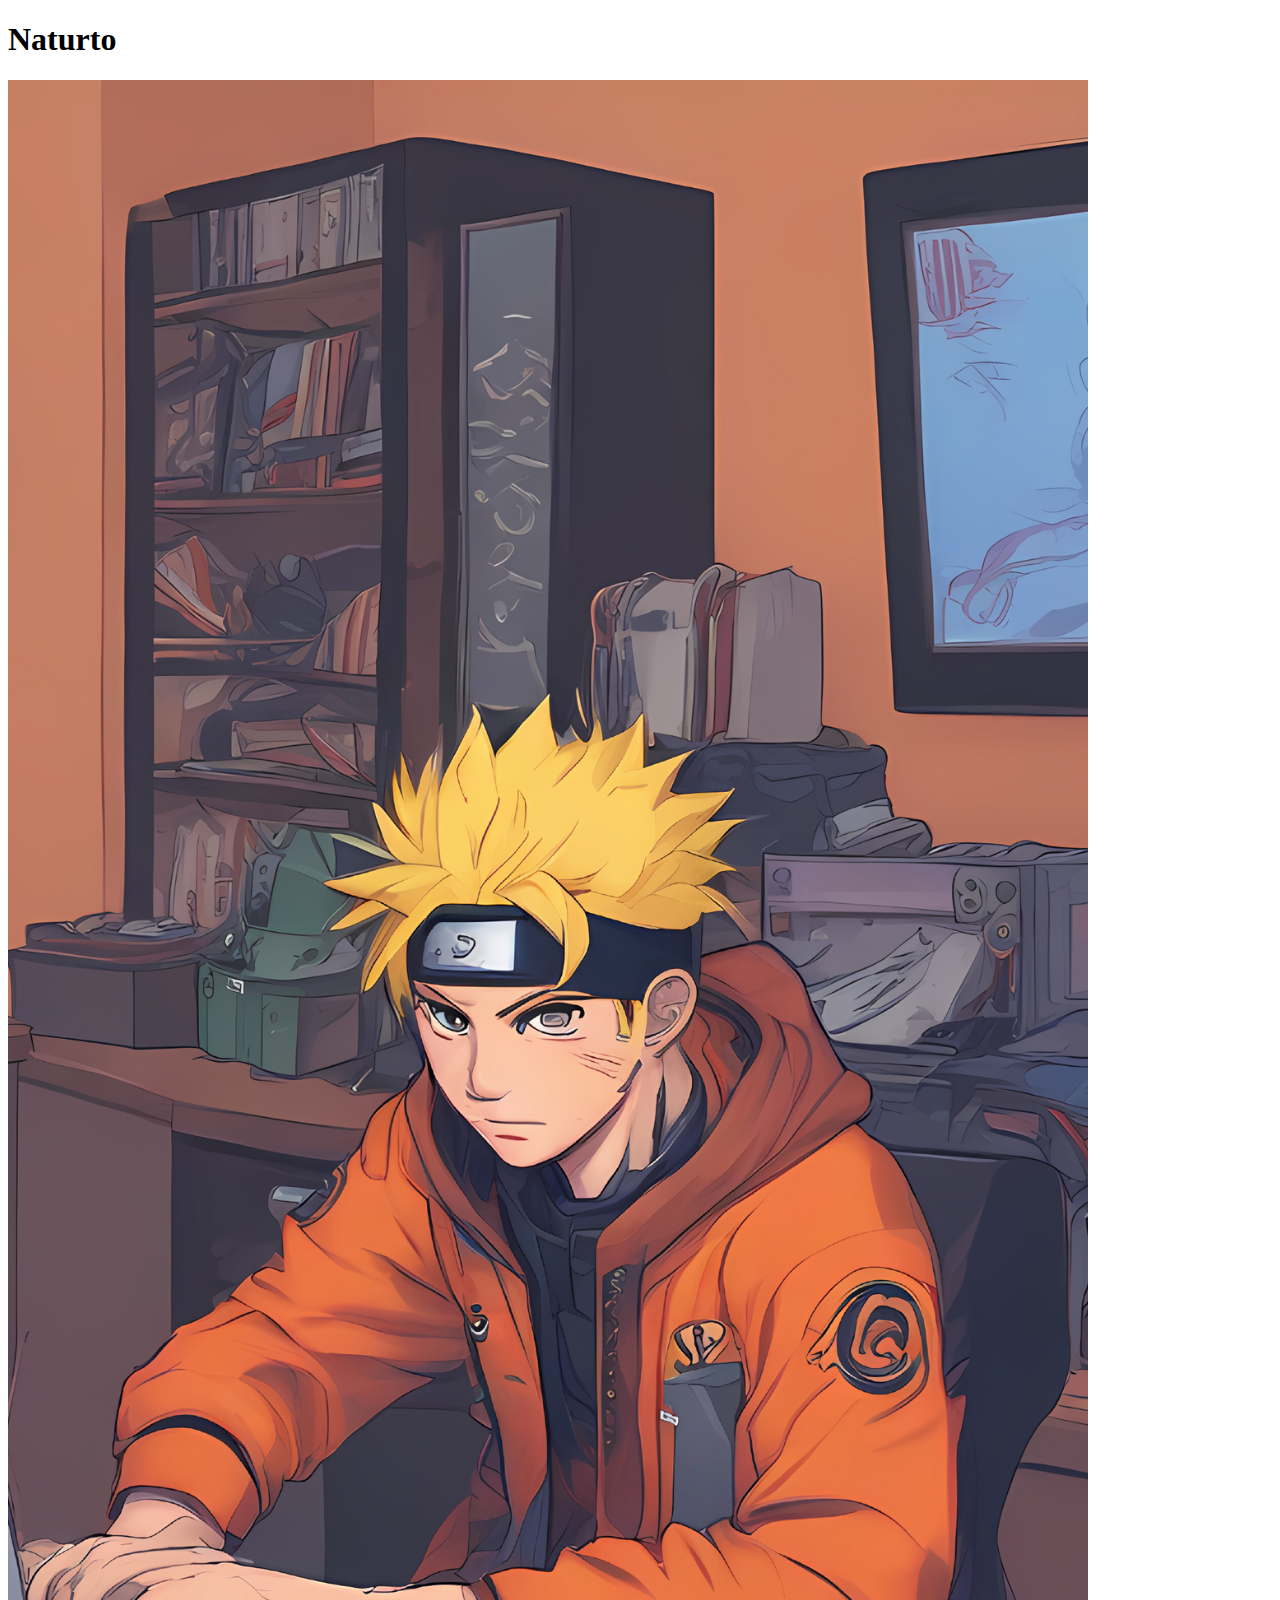
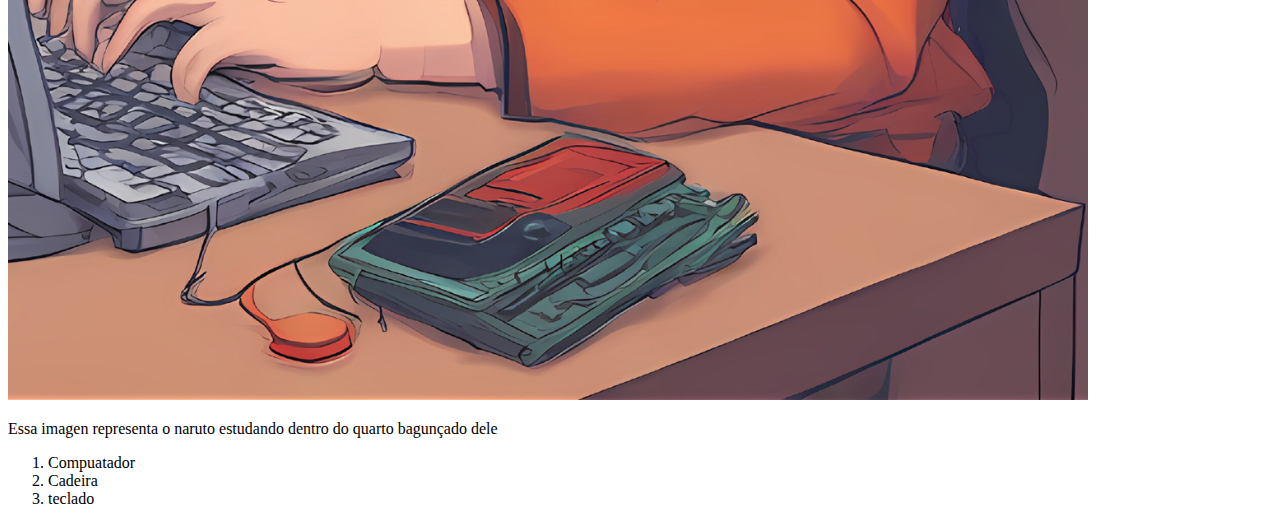
<file: 2_HTLM/desafioUm.html>
<!DOCTYPE html>
<html lang="en">
<head>
    <meta charset="UTF-8">
    <meta name="viewport" content="width=device-width, initial-scale=1.0">
    <title>Document</title>
</head>
<body>
    <h1>Naturto</h1>
    <img src="img/naruto-vertical.png" alt="Naruto mexendo no computador">
    <p>Essa imagen representa o naruto estudando dentro do quarto bagunçado dele</p>
    <ol>
        <li>Compuatador</li>
        <li>Cadeira</li>
        <li>teclado</li>
    </ol>
</body>
</html>
</file>
<file: 10_CLONE_HOME_INSTA/css/styles.css>
/* Geral */
* {
    margin: 0;
    padding: 0;
    box-sizing: border-box;
    font-family: helvetica;
}

body {
    background-color: #fafafa;
}

/* Containers */
#main-container {
    display: flex;
    margin-top: 30px;
}

#banner-container,
#form-container {
    flex: 1 1 0;
    width: 50%;
}

#banner-container {
    text-align: right;
}

#banner-container img {
    width: 100%;
    margin-right: 15px;
    margin-top: 25px;
    max-width: 380px;
}

#form-container {
    text-align: center;
}
/*  Login form */
#form-box {
    background-color: #fff;
    border: 1px solid #dbdbdb;
    width: 350px;
    margin-top: 30px;
}

#logo-insta {
    width: 175px;
    height: 51px;
    margin: 30px auto 12px;
}

#login-form {
    margin-top: 20px;
}
/* Para todos os inputs */
#login-form input {
    display: block;
    font-size: 12px;
    padding: 12px 9px;
    background-color: #fafafa;
    border: 1px solid #dbdbdb;
    border-radius: 3px;
    width: 268px;
    margin: 5px auto;
}
/* Botão entrar */
#login-form input[type="submit"] {
    background-color: #b2dffc;
    color: #fff;
    margin-top: 15px;
    border-radius: 5px;
    height: 30px;
    font-size: 13px;
    padding: 0;
    font-weight: bold;
}

.separator {
    position: relative;
}

.line {
    border-top: 1px solid #dbdbdb;
    width: 268px;
    margin: 25px auto 35px;
}

.separator span {
    position: absolute;
    text-transform: uppercase;
    color: #bbb;
    background-color: #fff;
    top: -6px;
    width: 50px;
    margin-left: -25px;
    font-size: 14px;
}
/* Facebook login */
#facebook-login {
    margin-bottom: 20px;
}

#facebook-login a {
    text-decoration: none;
    color: #385185;
    display: flex;
    align-items: center;
    justify-content: center;
}

#facebook-login img {
    width: 16px;
    height: 16px;
    margin-right: 8px;
}

#facebook-login span {
    font-weight: bold;
    font-size: 13px;
    margin-top: 1px;
}

/* Esqueceu a senha  */
#forgot-pass {
    margin-bottom: 20px;
    font-size: 12px;
}

#forgot-pass a {
    text-decoration: none;
    color: #373799;
}

/* registro */
#register-container {
    background-color: #fff;
    border: 1px solid #dbdbdb;
    width: 350px;
    margin-top: 10px;
    padding: 25px;
}
#register-container p {
    font-size: 14px;
    color: #262626;
}

#register-container a {
    color: #4a95f6;
    font-weight: bold;
    text-decoration: none;
}

/* Obtenha o aplicativo */
#get-app-container {
    text-align: center;
    width: 350px;
}

#get-app-container p {
    margin: 20px 0;
    font-size: 13px;
}

#get-app-container a {
    text-decoration: none;
}

#get-app-container img {
    width: 136px;
    height: 40px;
}

/* Footer = roda pé */
footer {
    display: flex;
    width: 1000px;
    margin: 50px auto;
    flex-direction: column;
    align-items: center;
    justify-content: center;
}

footer #footer-links {
    display: flex;
    list-style: none;
}

#footer-links li {
    margin-right: 10px;
}

#footer-links a,
#copyright {
    text-decoration: none;
    color: #8e8e8e;
    font-size: 12px;
}

#copyright {
    margin-top: 10px;
}

/* Mobile */
@media (max-width: 450px) {
    body {
        background-color: #fff;
    }

    #banner-container {
        display: none;
    }

    #main-container,
    #form-box {
        margin-top: 0;
    }

    #form-container,
    #form-box,
    #register-container,
    #get-app-container {
        width: 100%;
        border: none;
    }
    footer {
        width: 90%;
    }

    #footer-links {
        flex-wrap: wrap;
        justify-content: center;
        margin-bottom: 10px;
    }
}

@media (max-width: 675px){
    body {
        background-color: #fff;
    }

    #banner-container {
        display: none;
    }

    #main-container,
    #form-box {
        margin-top: 0;
    }

    #form-container,
    #form-box,
    #register-container,
    #get-app-container {
        width: 100%;
        border: none;
    }
    footer {
        width: 90%;
    }

    #footer-links {
        flex-wrap: wrap;
        justify-content: center;
        margin-bottom: 10px;
    }
}


/* versão tablet  768*/
@media (max-width: 998px) {
    
    body {
        background-color: #fff;
    }

    #banner-container {
        display: none;
    }

    #main-container,
    #form-box {
        margin-top: 0;
    }

    #form-container,
    #form-box,
    #register-container,
    #get-app-container {
        width: 100%;
        border: none;
    }
    footer {
        width: 90%;
    }

    #footer-links {
        flex-wrap: wrap;
        justify-content: center;
        margin-bottom: 10px;
    }
}
</file>
<file: 4_TRIBUTO/css/styles.css>
html {
    font-family: Helvetica;
    background-color: #ddd;
}

.container {
    max-width: 1100px;
    background-color: #fff;
    position: relative;
    margin: 50px auto;
    padding: 20px 50px;
}
.bold {
    font-weight: bold;
}

/* header */
.header {
    text-align: center;
}

.main-title {
    font-size: 40px;
}
.main-paragraph {
    font-style: italic;
}
/* imagem destaque */
.featured-image {
    text-align: center;
    margin-top: 30px;
    
}
/* Biografia */
.biography-container {
    padding: 25px 0;
    margin: 25px 0;
    border-top: 1px dashed #ddd;
    border-bottom: 1px dashed #ddd;
}
/* Quotes = citações */
.quotes-container {
    background-color: #ddd;
    padding: 30px;
}

.quotes-container blockquote {
    font-weight: bold;
    font-size: 30px;
}

.quotes-container p {
    font-style: italic;
}

/* Curiosidades */
.curiosities-container {
    padding: 25px 0;
    margin: 25px 0;
    border-top: 1px dashed #ddd;
    border-bottom: 1px dashed #ddd;
}

.curiosities-container li {
    height: 30px;

}

/* Imagem bold */

.img-bold {
    font-weight: bold;
    text-align: center;
}
</file>
<file: 5_FORM/css/styles.css>
body {
    padding-bottom: 500px;
}
div {
    margin-bottom: 10px;
}

div input, div label {
    display: block;
}
</file>
<file: 7_RESPONSIVIDADE/styles.css>
/* 2 media query */
/* max-width */
h1 {
    color: red;
    font-size: 60px;
}

@media screen and (max-width: 500px) {
    h1 {
        color: blue;
    }
    
}
/* 3 min-width */
p {
    background-color: red;
    color: black;
}

@media screen and (min-width: 800px) {
    p {
        background-color: black;
        color: wheat;
    }
}
/* 4 landscape */
h3 {
    display: none;
}

@media screen and (orientation: landscape) 
{
    h3 {
        display: block;
    }
}
</file>
<file: 8_HDC_HOST/css/styles.css>
/* Geral */
* {
    margin: 0;
    padding: 0;
    font-family: helvetica;
    box-sizing: border-box;
}

h1,
h2,
h3 {
    color: #333;
}

p {
    color: #70747a;
}

/* NavBar */
.navbar-container {
    background-color: #232a31;
    width: 100%;
    height: 80px;
    padding: 0 2rem;
}

nav {
    position: relative;
}

.logo {
    width: 50px;
    margin-top: 15px;
}

.navbar-items {
    position: absolute;
    right: 0;
    height: 80px;
    line-height: 80px;
    margin: 0;
    display: inline-block;
}

.navbar-items li {
    display: inline-block;
    text-transform: uppercase;
    margin-left: 25px;
}

.navbar-items a {
    color: #fff;
    text-decoration: none;
    transition: 0.5;
}

.navbar-items li a:hover {
    color: #ccc;
}

.default-btn {
    padding: 15px 20px;
    background-color: #2cc762;
    border-radius: 5px;
}

.navbar-items .default-btn:hover {
    background-color: #015e26;
    color: #fff;
}

/* main banner */
.main-banner {
    background-image: url(../img/mainbanner.jpeg);
    background-size: cover;
    background-position: center;
    padding: 10rem 0;
}

.main-banner h1,
.main-banner p {
    color: #fff;
    text-align: center;
    font-weight: bold;
    text-shadow: #000 3px 2px 3px;
}

.main-banner h1 {
    font-size: 54px;
}

.main-banner p {
    font-size: 32px;
}

/* Services */
.services-container {
    padding: 5rem 0;
}

.services-container ul {
    display: flex;
    width: 90%;
    margin: 0 auto;
}

.services-container li {
    flex: 1 1 200px;
    list-style: none;
    text-align: center;
    padding: 20px;
}

.fas {
    font-size: 60px;
    margin-bottom: 15px;
}

.fa-shield-alt {
    color: #2cc76a;
}

.fa-rocket {
    color: #ef3f29;
}

.fa-comments {
    color: #ef8f29;
}

.services-container h3 {
    margin-bottom: 25px;
}

.services-container p {
    line-height: 24px;
}

/* prices and plans */
.pricing-container {
    padding-bottom: 5rem;
    text-align: center;
}

.pricing-container h2 {
    font-size: 36px;
}

.pricing-container p {
    font-size: 20px;
}

.plans-container {
    display: flex;
    justify-content: space-between;
    width: 90%;
    margin: 50px auto 0;
}
.plan {
    flex: 1;
    max-width: 275px;
    margin: 0 20px;
}

.plan ul {
    padding: 0;
}
.plan li {
    list-style: none;
    height: 50px;
    line-height: 50px;
    background-color: #e8e9ea;
    color: #333;
}

.plan .price {
    width: 120px;
    height: 120px;
    border-radius: 50%;
    background-color: #2cc762;
    color: #fff;
    text-align: center;
    line-height: 120px;
    margin: 0 auto -50px;
    font-size: 18px;
    position: relative;
}

.plan .plan-name {
    text-transform: uppercase;
    font-size: 20px;
    font-weight: bold;
    color: #fff;
    background-color: #202b34;
    padding: 50px 0;
}

.plan .plan-btn {
    background-color: #2cc762;
    color: #fff;
    font-size: 24px;
    height: 75px;
    line-height: 75px;
    cursor: pointer;
}

.plan .recommended {
    background-color: #ef3f29;
}
</file>
<file: 9_FLEXBOX/css/styles.css>
/* 1 - Flex */
body {
    padding-bottom: 500px;
}

.flex {
    display: flex;
    background-color: #ccc;
    margin-bottom: 20px
}

/* 2 flex column */
.flex-column {
    display: flex;
    flex-direction: column;
    background-color: #ccc;
    margin-bottom: 20px
}

/* 3 wrap */
.wrap {
    display: flex;
    flex-wrap: wrap;
    margin-bottom: 20px;
}

.box {
    height: 40px;
    width: 33%;
    border: 1px solid red;
}

/* 4 justify content */
.center,
.space-between,
.end,
.space-around {
    display: flex;
    margin-bottom: 20px;
}

.center .box,
.space-between .box,
.end .box,
.space-around .box {
    width: 50px;
}

.center {
    justify-content: center;
}

.space-around {
    justify-content: space-around;
}

.space-between {
    justify-content: space-between;
}

.end {
    justify-content: end;
}

/*  5 align items */
.align-center,
.flex-end,
.stretch {
    display: flex;
    margin-bottom: 20px;
    height: 200px;
    border: 1px solid blue;
}

.align-center .box,
.flex-end .box,
.stretch .box {
    width: 50px;
}

.align-center {
    align-items: center;
    justify-content: center;
}

.flex-end {
    align-items: end;
}

.stretch {
    align-items: stretch;
}

.stretch .box {
    height: auto;
}

/* 6 gap espaçamento igual para todos os itens */
.gap {
    display: flex;
    flex-wrap: wrap;
    justify-content: center;
    border: 1px solid green;
    gap: 10px;
}

.gap .box {
    width: 32%;
}

/* 7 - order */
.order {
    display: flex;
}

#one {
    order: 1;
}

#two {
    order: 2;
}

#three {
    order: 3;
}

/* 8 - grow */
.grow {
    display: flex;

}

.grow .box {
    flex: 1;
}

.grow .big {
    flex: 2;
}

/* 9 - Basis */
.basis {
    display: flex;
}

.basis .box {
    flex-basis: 20px;
}

.basis .big {
     flex-grow: 1;
}

/* 10 - Shrink */
</file>
<file: 12_BLOG_HTML_SEMANTICO/css/styles.css>
/* Geral */
* {
    padding: 0;
    margin: 0;
    font-family: georgia;
}

ul {
    list-style: none;
}

a {
    text-decoration: none;
    color: #444;
    transition: 0.4;
}

a:hover {
    color: #37a1f7;
}

/* Nav-bar */
#navbar {
    padding: 1.5rem 2.5rem;
    border-bottom: 2px solid #ddd;
}

#navbar-inner {
    display: flex;
    justify-content: space-between;
    align-items: center;
    max-width: 1200px;
    margin: 0 auto;
}

#nav-links {
    display: flex;
    gap: 1rem;
}

/* conteudo principal */

.container {
    display: flex;
    gap: 3rem;
    padding: 2rem 2.5rem;
    max-width: 1200px;
    margin: 0 auto;
}

#posts-container {
    flex: 3 1 0;
}
.post {
    margin: 2.5rem;
}

.post img {
    width: 100%;
    margin-bottom: 1rem;
}

.title,
.description,
.author {
    margin-bottom: 1rem;
}

.title {
    font-size: 2rem;
}

.author {
    color: #333;
    font-weight: bold;
}

/* barra lateral */
#sidebar {
    flex: 1 1 0;
}

#search-bar,
#categories,
#tags {
    border: 1px solid #ddd;
    padding: 1.5rem;
    margin-bottom: 1rem
}

#search-bar h4,
#categories h4,
#tags h4 {
    margin-bottom: 1.5rem;
    font-size: 1.6rem;
}

#search-bar form {
    display: flex;
}

#search-bar input {
    border: 1px solid #ddd;
    padding: .5rem 1rem;
}

#search-bar input[type="submit"] {
    cursor: pointer;
    background-color: #37a1f7;
    color: #fff;
    border: none;
}

#categories li {
    margin-bottom: 1rem;
}

#tags-container {
    display: flex;
    flex-wrap: wrap;
    gap: .5rem;
}

#tags-container a {
    background-color: #ddd;
    padding: 0.5rem 0.7rem;
    border-radius: 0.3rem;
}

#footer {
    border-top: 2px solid #ddd;
    padding: 3rem;
    text-align: center;
}

#footer h2,
#footer p {
    margin-bottom: 1rem;
}

@media (max-width: 450px) {
    .container {
        flex-wrap: wrap;
    }
}

@media (max-width: 680px) {
    .container {
        flex-wrap: wrap;
        
    }
    #search-bar form {
        flex-direction: column;      /* Empilha o input e botão */
        align-items: center; 
    }

    #search-bar input[type="text"] {
    width: 100%;
    margin-bottom: 0.5rem;       /* Espaço entre input e botão */
  }
}
</file>
<file: 6_FORM_PROJECT/css/styles.css>
/* reset */
* {
    margin: 0;
    padding: 0;
    font-family: Arial, Helvetica, sans-serif;
}

body {
    background-color: #f0ebf8;
}

h1, 
h2,
h3,
h4,
h5 {
    color: #333;
}

p, 
label {
    color: #444;
}

input {
    border: none;
    border-bottom: 1px solid #ccc;
    padding: 10px 0;
}

input[type="text"],
input[type="number"],
input[type="date"],
input[type="file"],
textarea {
    width: 400px;
}

textarea {
    padding: 10px 5px;
}

/* Page header */
.header {
    background-color: #673ab7;
    height: 160px;
    padding: 20px;
}

.header h3 {
    color: #fff;
    margin-top: 0;

}

/* form container */
.form-container {
    background-color: #fdfdfd;
    width: 60%;
    margin: 0 auto;
    position: relative;
    top: -62px;
}

/* form header */
.form-header {
    border-bottom: 1px solid #dfdfdf;
    height: 45px;
}
.form-header p{
    color: #673ab7;
    border-bottom: 2px solid #673ab7;
    width: 100px;
    text-align: center;
    margin: 0 auto;
    text-transform: uppercase;
    height: 45px;
    line-height: 45px;
}

/* form body */
.form-body {
    padding: 30px;
}

.form-title {
    margin-bottom: 15px;
}

.form-body p {
    margin-bottom: 20px;
}

.required-field {
    color: #d80835;
}

.box-input {
    margin-bottom: 35px;
}

.block {
    display: block;
}

.optional-box {
    display: inline-block;
    margin: 0 30px 30px 0;
}

.optional-list li {
    list-style: none;
    margin-bottom: 5px;
}

.box-input p {
    margin-bottom: 15px;
}

.btn-submit {
    background-color: #673ab7;
    color: #fff;
    border: 2px solid transparent;
    width: 150px;
    height: 50px;
    text-transform: uppercase;
    cursor: pointer;
    transition: 0.5s;
}

.btn-submit:hover {
    background-color: #fff;
    border-color: #673ab7;
    color: #673ab7;
}
</file>
